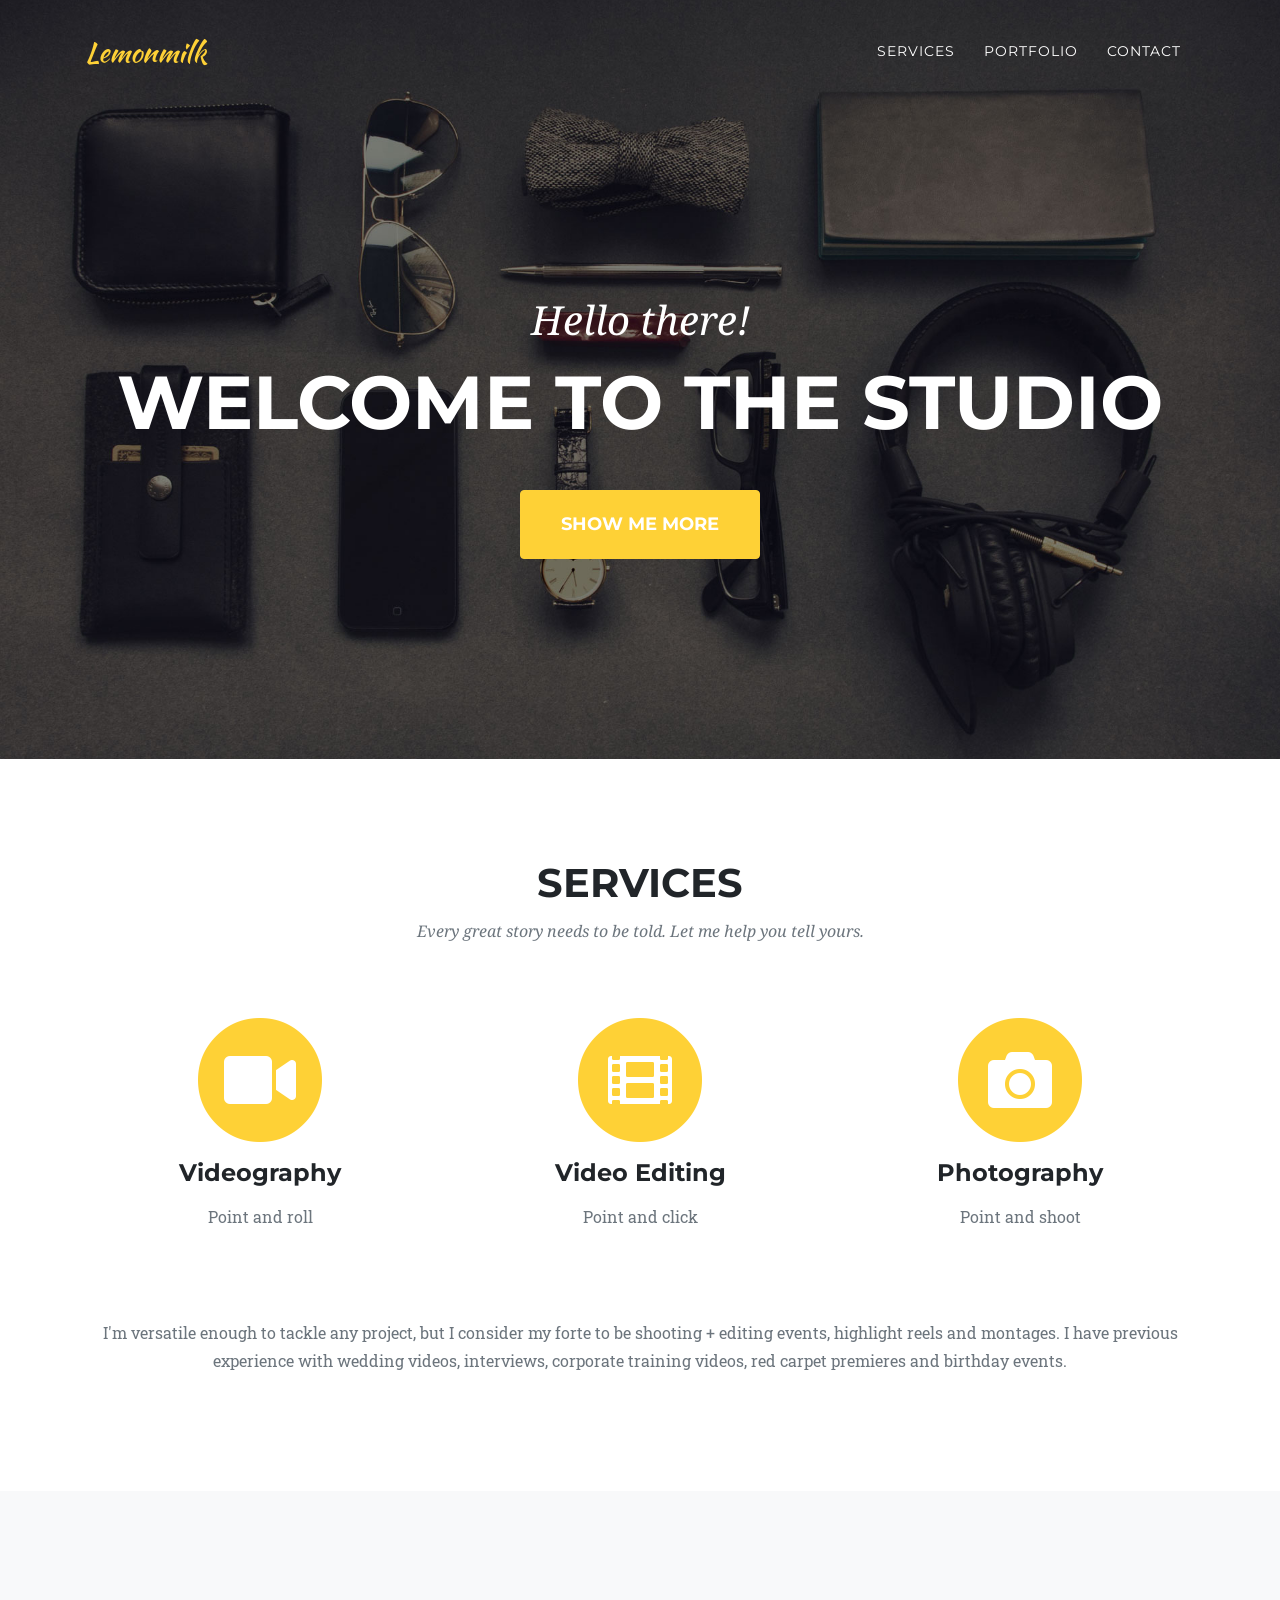
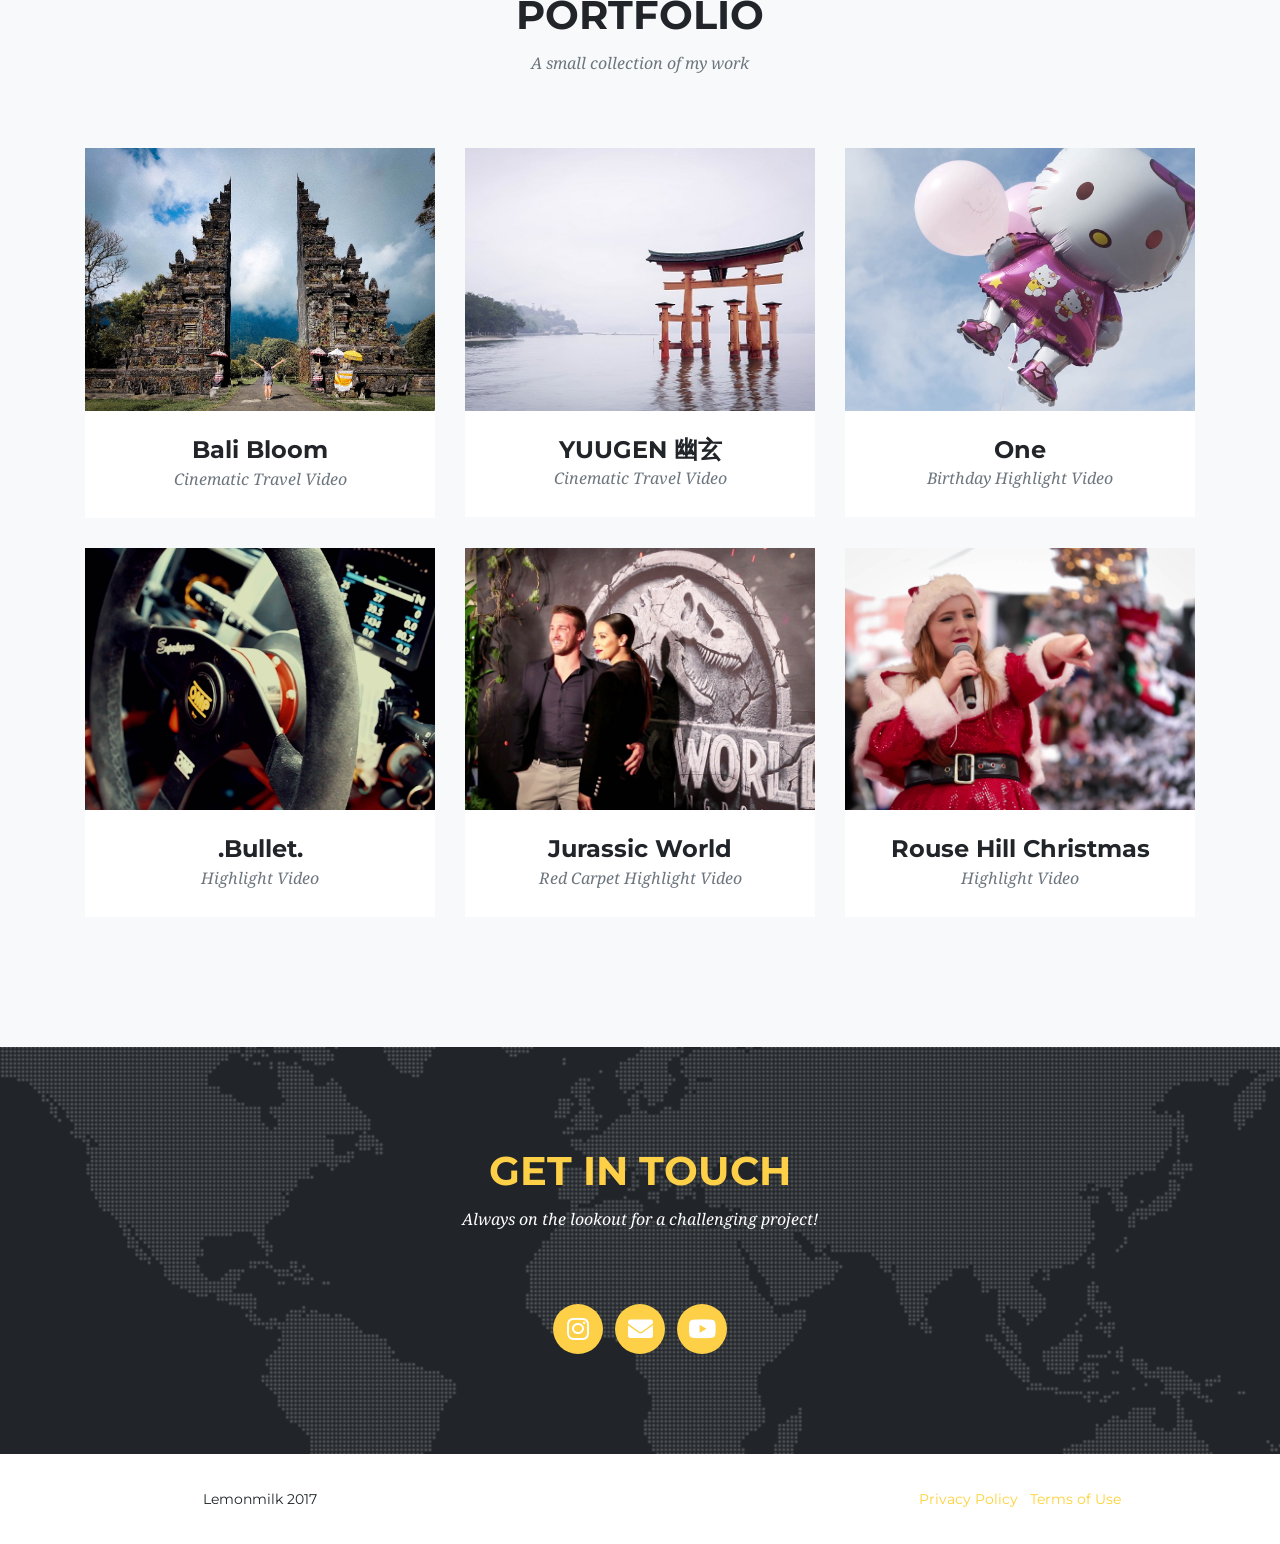
<file: index.html>
<!DOCTYPE html>
<html lang="en">

<head>
  <link rel="icon" href="img/favicon/favicon.png">

  <meta charset="utf-8">
  <meta name="viewport" content="width=device-width, initial-scale=1, shrink-to-fit=no">
  <meta name="description" content="">
  <meta name="author" content="">

  <title>Lemonmilk | Home</title>

  <!-- Bootstrap core CSS -->
  <link href="vendor/bootstrap/css/bootstrap.min.css" rel="stylesheet">

  <!-- Custom fonts for this template -->
  <link href="vendor/fontawesome-free/css/all.min.css" rel="stylesheet" type="text/css">
  <link href="https://fonts.googleapis.com/css?family=Montserrat:400,700" rel="stylesheet" type="text/css">
  <link href='https://fonts.googleapis.com/css?family=Kaushan+Script' rel='stylesheet' type='text/css'>
  <link href='https://fonts.googleapis.com/css?family=Droid+Serif:400,700,400italic,700italic' rel='stylesheet' type='text/css'>
  <link href='https://fonts.googleapis.com/css?family=Roboto+Slab:400,100,300,700' rel='stylesheet' type='text/css'>

  <!-- Custom styles for this template -->
  <link href="css/agency.min.css" rel="stylesheet">

</head>

<body id="page-top">

  <!-- Navigation -->
  <nav class="navbar navbar-expand-lg navbar-dark fixed-top" id="mainNav">
    <div class="container">
      <a class="navbar-brand js-scroll-trigger" href="#page-top">Lemonmilk</a>
      <button class="navbar-toggler navbar-toggler-right" type="button" data-toggle="collapse" data-target="#navbarResponsive" aria-controls="navbarResponsive" aria-expanded="false" aria-label="Toggle navigation">
        Menu
        <i class="fas fa-bars"></i>
      </button>
      <div class="collapse navbar-collapse" id="navbarResponsive">
        <ul class="navbar-nav text-uppercase ml-auto">
          <li class="nav-item">
            <a class="nav-link js-scroll-trigger" href="#services">Services</a>
          </li>
          <li class="nav-item">
            <a class="nav-link js-scroll-trigger" href="#portfolio">Portfolio</a>
          </li>
          <!-- <li class="nav-item">
            <a class="nav-link js-scroll-trigger" href="#about">About</a>
          </li> -->
          <li class="nav-item">
            <a class="nav-link js-scroll-trigger" href="#contact">Contact</a>
          </li>
        </ul>
      </div>
    </div>
  </nav>

  <!-- ################################################################################ -->
  <!-- #                                  Header                                      # -->
  <!-- ################################################################################ -->

  <header class="masthead">
    <div class="container">
      <div class="intro-text">
        <div class="intro-lead-in">Hello there!</div>
        <div class="intro-heading text-uppercase">Welcome To The Studio</div>
        <a class="btn btn-primary btn-xl text-uppercase js-scroll-trigger" href="#portfolio">Show Me More</a>
      </div>
    </div>
  </header>

  <!-- ################################################################################ -->
  <!-- #                                  Services                                    # -->
  <!-- ################################################################################ -->

  <section class="page-section" id="services">
    <div class="container">
      <div class="row">
        <div class="col-lg-12 text-center">
          <h2 class="section-heading text-uppercase">Services</h2>
          <h3 class="section-subheading text-muted"> 
          Every great story needs to be told. Let me help you tell yours. 
          </h3>
        </div>
      </div>
      <div class="row text-center">
        <div class="col-md-4">
          <span class="fa-stack fa-4x">
            <i class="fas fa-circle fa-stack-2x text-primary"></i>
            <i class="fas fa-video fa-stack-1x fa-inverse"></i>
          </span>
          <h4 class="service-heading">Videography</h4>
          <p class="text-muted">Point and roll</p>
        </div>
        <div class="col-md-4">
          <span class="fa-stack fa-4x">
            <i class="fas fa-circle fa-stack-2x text-primary"></i>
            <i class="fas fa-film fa-stack-1x fa-inverse"></i>
          </span>
          <h4 class="service-heading">Video Editing</h4>
          <p class="text-muted">Point and click</p>
        </div>
        <div class="col-md-4">
          <span class="fa-stack fa-4x">
            <i class="fas fa-circle fa-stack-2x text-primary"></i>
            <i class="fas fa-camera fa-stack-1x fa-inverse"></i>
          </span>
          <h4 class="service-heading">Photography</h4>
          <p class="text-muted">Point and shoot</p>
        </div>
      </div> <br/><br/><br/>
      <div class="row">
        <div class="col-lg-12 text-center">
          <p class="text-muted"> 
            I'm versatile enough to tackle any project, but I consider my forte to be shooting + editing events, highlight reels and montages. I have previous experience with wedding videos, interviews, corporate training videos, red carpet premieres and birthday events. 
          </p>
        </div>
      </div>
    </div>
  </section>

  <!-- ################################################################################ -->
  <!-- #                                  Portfolio                                   # -->
  <!-- ################################################################################ -->

  <section class="bg-light page-section" id="portfolio">
    <div class="container">
      <div class="row">
        <div class="col-lg-12 text-center">
          <h2 class="section-heading text-uppercase">Portfolio</h2>
          <h3 class="section-subheading text-muted">A small collection of my work</h3>
        </div>
      </div>
      <div class="row">
        <div class="col-md-4 col-sm-6 portfolio-item">
          <!-- <a class="portfolio-link" data-toggle="modal" href="#portfolioModal6"> -->
          <a class="portfolio-link" href="Bloom.html">
            <div class="portfolio-hover">
              <div class="portfolio-hover-content">
                <i class="fas fa-plus fa-3x"></i>
              </div>
            </div>
            <img class="img-fluid" src="img/portfolio/06-thumbnail.jpg" alt="">
          </a>
          <div class="portfolio-caption">
            <h4>Bali Bloom</h4>
            <p class="text-muted">Cinematic Travel Video</p>
          </div>
        </div>
        <div class="col-md-4 col-sm-6 portfolio-item">
          <!-- <a class="portfolio-link" data-toggle="modal" href="#portfolioModal1"> -->
          <a class="portfolio-link" href="Yuugen.html">
            <div class="portfolio-hover">
              <div class="portfolio-hover-content">
                <i class="fas fa-plus fa-3x"></i>
              </div>
            </div>
            <img class="img-fluid" src="img/portfolio/01-thumbnail.jpg" alt="">
          </a>
          <div class="portfolio-caption">
            <h4>YUUGEN 幽玄</h4>
            <p class="text-muted">Cinematic Travel Video</p>
          </div>
          
        </div>
        <div class="col-md-4 col-sm-6 portfolio-item">
          <!-- <a class="portfolio-link" data-toggle="modal" href="#portfolioModal2"> -->
            <a class="portfolio-link" href="One.html">
            <div class="portfolio-hover">
              <div class="portfolio-hover-content">
                <i class="fas fa-plus fa-3x"></i>
              </div>
            </div>
            <img class="img-fluid" src="img/portfolio/02-thumbnail.jpg" alt="">
          </a>
          <div class="portfolio-caption">
            <h4>One</h4>
            <p class="text-muted">Birthday Highlight Video</p>
          </div>
        </div>
        <div class="col-md-4 col-sm-6 portfolio-item">
          <!-- <a class="portfolio-link" data-toggle="modal" href="#portfolioModal3"> -->
          <a class="portfolio-link" href="Bullet.html">
            <div class="portfolio-hover">
              <div class="portfolio-hover-content">
                <i class="fas fa-plus fa-3x"></i>
              </div>
            </div>
            <img class="img-fluid" src="img/portfolio/03-thumbnail.jpg" alt="">
          </a>
          <div class="portfolio-caption">
            <h4>.Bullet.</h4>
            <p class="text-muted">Highlight Video</p>
          </div>
        </div>
        <div class="col-md-4 col-sm-6 portfolio-item">
          <a class="portfolio-link" href="Jurassic.html">
            <div class="portfolio-hover">
              <div class="portfolio-hover-content">
                <i class="fas fa-plus fa-3x"></i>
              </div>
            </div>
            <img class="img-fluid" src="img/portfolio/04-thumbnail.jpg" alt="">
          </a>
          <div class="portfolio-caption">
            <h4>Jurassic World</h4>
            <p class="text-muted">Red Carpet Highlight Video</p>
          </div>
        </div>
        <div class="col-md-4 col-sm-6 portfolio-item">
          <!-- <a class="portfolio-link" data-toggle="modal" href="#portfolioModal5"> -->
          <a class="portfolio-link" href="Xmas.html">
            <div class="portfolio-hover">
              <div class="portfolio-hover-content">
                <i class="fas fa-plus fa-3x"></i>
              </div>
            </div>
            <img class="img-fluid" src="img/portfolio/05-thumbnail.jpg" alt="">
          </a>
          <div class="portfolio-caption">
            <h4>Rouse Hill Christmas</h4>
            <p class="text-muted">Highlight Video</p>
          </div>
        </div>
      </div>
      <div class="row">

      </div>
    </div>
  </section>

  <!-- About -->
  <!-- <section class="page-section" id="about">
    <div class="container">
      <div class="row">
        <div class="col-lg-12 text-center">
          <h2 class="section-heading text-uppercase">About</h2>
          <h3 class="section-subheading text-muted">Lorem ipsum dolor sit amet consectetur.</h3>
        </div>
      </div>
      <div class="row">
        <div class="col-lg-12">
          <ul class="timeline">
            <li>
              <div class="timeline-image">
                <img class="rounded-circle img-fluid" src="img/about/1.jpg" alt="">
              </div>
              <div class="timeline-panel">
                <div class="timeline-heading">
                  <h4>2009-2011</h4>
                  <h4 class="subheading">Our Humble Beginnings</h4>
                </div>
                <div class="timeline-body">
                  <p class="text-muted">Lorem ipsum dolor sit amet, consectetur adipisicing elit. Sunt ut voluptatum eius sapiente, totam reiciendis temporibus qui quibusdam, recusandae sit vero unde, sed, incidunt et ea quo dolore laudantium consectetur!</p>
                </div>
              </div>
            </li>
            <li class="timeline-inverted">
              <div class="timeline-image">
                <img class="rounded-circle img-fluid" src="img/about/2.jpg" alt="">
              </div>
              <div class="timeline-panel">
                <div class="timeline-heading">
                  <h4>March 2011</h4>
                  <h4 class="subheading">An Agency is Born</h4>
                </div>
                <div class="timeline-body">
                  <p class="text-muted">Lorem ipsum dolor sit amet, consectetur adipisicing elit. Sunt ut voluptatum eius sapiente, totam reiciendis temporibus qui quibusdam, recusandae sit vero unde, sed, incidunt et ea quo dolore laudantium consectetur!</p>
                </div>
              </div>
            </li>
            <li>
              <div class="timeline-image">
                <img class="rounded-circle img-fluid" src="img/about/3.jpg" alt="">
              </div>
              <div class="timeline-panel">
                <div class="timeline-heading">
                  <h4>December 2012</h4>
                  <h4 class="subheading">Transition to Full Service</h4>
                </div>
                <div class="timeline-body">
                  <p class="text-muted">Lorem ipsum dolor sit amet, consectetur adipisicing elit. Sunt ut voluptatum eius sapiente, totam reiciendis temporibus qui quibusdam, recusandae sit vero unde, sed, incidunt et ea quo dolore laudantium consectetur!</p>
                </div>
              </div>
            </li>
            <li class="timeline-inverted">
              <div class="timeline-image">
                <img class="rounded-circle img-fluid" src="img/about/4.jpg" alt="">
              </div>
              <div class="timeline-panel">
                <div class="timeline-heading">
                  <h4>July 2014</h4>
                  <h4 class="subheading">Phase Two Expansion</h4>
                </div>
                <div class="timeline-body">
                  <p class="text-muted">Lorem ipsum dolor sit amet, consectetur adipisicing elit. Sunt ut voluptatum eius sapiente, totam reiciendis temporibus qui quibusdam, recusandae sit vero unde, sed, incidunt et ea quo dolore laudantium consectetur!</p>
                </div>
              </div>
            </li>
            <li class="timeline-inverted">
              <div class="timeline-image">
                <h4>Let Me 
                  <br>Tell Your
                  <br>Story!</h4>
              </div>
            </li>
          </ul>
        </div>
      </div>
    </div>
  </section>  -->

<!-- Clients 
  <section class="py-5">
    <div class="container">
      <div class="row">
        <div class="col-md-3 col-sm-6">
          <a href="#">
            <img class="img-fluid d-block mx-auto" src="img/logos/envato.jpg" alt="">
          </a>
        </div>
        <div class="col-md-3 col-sm-6">
          <a href="#">
            <img class="img-fluid d-block mx-auto" src="img/logos/designmodo.jpg" alt="">
          </a>
        </div>
        <div class="col-md-3 col-sm-6">
          <a href="#">
            <img class="img-fluid d-block mx-auto" src="img/logos/themeforest.jpg" alt="">
          </a>
        </div>    
        <div class="col-md-3 col-sm-6">
          <a href="#">
            <img class="img-fluid d-block mx-auto" src="img/logos/creative-market.jpg" alt="">
          </a>
        </div>
      </div>
    </div>
  </section> 
 -->

  <!-- ################################################################################ -->
  <!-- #                                  Contact                                     # -->
  <!-- ################################################################################ -->

  <section class="page-section" id="contact">
    <div class="container">
      <div class="row">
        <div class="col-lg-12 text-center">
          <h2 class="section-heading text-uppercase">Get in touch</h2>
          <h3 class="section-subheading" style="color:white;">Always on the lookout for a challenging project!</h3>
        </div>
      </div>
      <div class="row align-items-center">
          <div class="col-md-4"> </div>

          <div class="col-md-4">
            <ul class="list-inline social-buttons">
              <li class="list-inline-item">
                <a target="_blank" href="https://www.instagram.com/lemon.milk/">
                  <i class="fab fa-instagram"></i>
                </a>
              </li>
              <li class="list-inline-item">
                <a target="_blank" href="mailto:linhnam_bui@hotmail.com">
                  <i class="fas fa-envelope"></i>
                </a>
              </li>
              <li class="list-inline-item">
                <a target="_blank" href="https://www.youtube.com/channel/UCZ7y8zy-fjULsckcL-RkrWg">
                  <i class="fab fa-youtube"></i>
                </a>
              </li>
            </ul>
          </div>
          
          <div class="col-md-4"> </div>
      </div>
    </div>
  </section>

  <!-- ################################################################################ -->
  <!-- #                                  Footer                                      # -->
  <!-- ################################################################################ -->

  <footer class="footer">
    <div class="container">
      <div class="row align-items-center">
        <div class="col-md-4">
          <span class="copyright">Lemonmilk 2017</span>
        </div>
        <div class="col-md-4"> </div>
        <div class="col-md-4">
          <ul class="list-inline quicklinks">
            <li class="list-inline-item">
              <a href="#">Privacy Policy</a>
            </li>
            <li class="list-inline-item">
              <a href="#">Terms of Use</a>
            </li>
          </ul>
        </div>
      </div>
    </div>
  </footer>

  <!-- Portfolio Modals -->

  <!-- Modal 1 -->
  <div class="portfolio-modal modal fade" id="portfolioModal1" tabindex="-1" role="dialog" aria-hidden="true">
    <div class="modal-dialog">
      <div class="modal-content">
        <div class="close-modal" data-dismiss="modal">
          <div class="lr">
            <div class="rl"></div>
          </div>
        </div>
        <div class="container">
          <div class="row">
            <div class="col-lg-8 mx-auto">
              <div class="modal-body">
                <!-- Project Details Go Here -->
                <h2 class="text-uppercase">Project Name</h2>
                <p class="item-intro text-muted">Lorem ipsum dolor sit amet consectetur.</p>
                <img class="img-fluid d-block mx-auto" src="img/portfolio/01-full.jpg" alt="">
                <p>Use this area to describe your project. Lorem ipsum dolor sit amet, consectetur adipisicing elit. Est blanditiis dolorem culpa incidunt minus dignissimos deserunt repellat aperiam quasi sunt officia expedita beatae cupiditate, maiores repudiandae, nostrum, reiciendis facere nemo!</p>
                <ul class="list-inline">
                  <li>Date: January 2017</li>
                  <li>Client: Threads</li>
                  <li>Category: Illustration</li>
                </ul>
                <button class="btn btn-primary" data-dismiss="modal" type="button">
                  <i class="fas fa-times"></i>
                  Close Project</button>
              </div>
            </div>
          </div>
        </div>
      </div>
    </div>
  </div>

  <!-- Modal 2 -->
  <div class="portfolio-modal modal fade" id="portfolioModal2" tabindex="-1" role="dialog" aria-hidden="true">
    <div class="modal-dialog">
      <div class="modal-content">
        <div class="close-modal" data-dismiss="modal">
          <div class="lr">
            <div class="rl"></div>
          </div>
        </div>
        <div class="container">
          <div class="row">
            <div class="col-lg-8 mx-auto">
              <div class="modal-body">
                <!-- Project Details Go Here -->
                <h2 class="text-uppercase">Project Name</h2>
                <p class="item-intro text-muted">Lorem ipsum dolor sit amet consectetur.</p>
                <img class="img-fluid d-block mx-auto" src="img/portfolio/02-full.jpg" alt="">
                <p>Use this area to describe your project. Lorem ipsum dolor sit amet, consectetur adipisicing elit. Est blanditiis dolorem culpa incidunt minus dignissimos deserunt repellat aperiam quasi sunt officia expedita beatae cupiditate, maiores repudiandae, nostrum, reiciendis facere nemo!</p>
                <ul class="list-inline">
                  <li>Date: January 2017</li>
                  <li>Client: Explore</li>
                  <li>Category: Graphic Design</li>
                </ul>
                <button class="btn btn-primary" data-dismiss="modal" type="button">
                  <i class="fas fa-times"></i>
                  Close Project</button>
              </div>
            </div>
          </div>
        </div>
      </div>
    </div>
  </div>

  <!-- Modal 3 -->
  <div class="portfolio-modal modal fade" id="portfolioModal3" tabindex="-1" role="dialog" aria-hidden="true">
    <div class="modal-dialog">
      <div class="modal-content">
        <div class="close-modal" data-dismiss="modal">
          <div class="lr">
            <div class="rl"></div>
          </div>
        </div>
        <div class="container">
          <div class="row">
            <div class="col-lg-8 mx-auto">
              <div class="modal-body">
                <!-- Project Details Go Here -->
                <h2 class="text-uppercase">Project Name</h2>
                <p class="item-intro text-muted">Lorem ipsum dolor sit amet consectetur.</p>
                <img class="img-fluid d-block mx-auto" src="img/portfolio/03-full.jpg" alt="">
                <p>Use this area to describe your project. Lorem ipsum dolor sit amet, consectetur adipisicing elit. Est blanditiis dolorem culpa incidunt minus dignissimos deserunt repellat aperiam quasi sunt officia expedita beatae cupiditate, maiores repudiandae, nostrum, reiciendis facere nemo!</p>
                <ul class="list-inline">
                  <li>Date: January 2017</li>
                  <li>Client: Finish</li>
                  <li>Category: Identity</li>
                </ul>
                <button class="btn btn-primary" data-dismiss="modal" type="button">
                  <i class="fas fa-times"></i>
                  Close Project</button>
              </div>
            </div>
          </div>
        </div>
      </div>
    </div>
  </div>

  <!-- Modal 4 -->
  <div class="portfolio-modal modal fade" id="portfolioModal4" tabindex="-1" role="dialog" aria-hidden="true">
    <div class="modal-dialog">
      <div class="modal-content">
        <div class="close-modal" data-dismiss="modal">
          <div class="lr">
            <div class="rl"></div>
          </div>
        </div>
        <div class="container">
          <div class="row">
            <div class="col-lg-8 mx-auto">
              <div class="modal-body">
                <!-- Project Details Go Here -->
                <h2 class="text-uppercase">Project Name</h2>
                <p class="item-intro text-muted">Lorem ipsum dolor sit amet consectetur.</p>
                <img class="img-fluid d-block mx-auto" src="img/portfolio/04-full.jpg" alt="">
                <p>Use this area to describe your project. Lorem ipsum dolor sit amet, consectetur adipisicing elit. Est blanditiis dolorem culpa incidunt minus dignissimos deserunt repellat aperiam quasi sunt officia expedita beatae cupiditate, maiores repudiandae, nostrum, reiciendis facere nemo!</p>
                <ul class="list-inline">
                  <li>Date: January 2017</li>
                  <li>Client: Lines</li>
                  <li>Category: Branding</li>
                </ul>
                <button class="btn btn-primary" data-dismiss="modal" type="button">
                  <i class="fas fa-times"></i>
                  Close Project</button>
              </div>
            </div>
          </div>
        </div>
      </div>
    </div>
  </div>

  <!-- Modal 5 -->
  <div class="portfolio-modal modal fade" id="portfolioModal5" tabindex="-1" role="dialog" aria-hidden="true">
    <div class="modal-dialog">
      <div class="modal-content">
        <div class="close-modal" data-dismiss="modal">
          <div class="lr">
            <div class="rl"></div>
          </div>
        </div>
        <div class="container">
          <div class="row">
            <div class="col-lg-8 mx-auto">
              <div class="modal-body">
                <!-- Project Details Go Here -->
                <h2 class="text-uppercase">Project Name</h2>
                <p class="item-intro text-muted">Lorem ipsum dolor sit amet consectetur.</p>
                <img class="img-fluid d-block mx-auto" src="img/portfolio/05-full.jpg" alt="">
                <p>Use this area to describe your project. Lorem ipsum dolor sit amet, consectetur adipisicing elit. Est blanditiis dolorem culpa incidunt minus dignissimos deserunt repellat aperiam quasi sunt officia expedita beatae cupiditate, maiores repudiandae, nostrum, reiciendis facere nemo!</p>
                <ul class="list-inline">
                  <li>Date: January 2017</li>
                  <li>Client: Southwest</li>
                  <li>Category: Website Design</li>
                </ul>
                <button class="btn btn-primary" data-dismiss="modal" type="button">
                  <i class="fas fa-times"></i>
                  Close Project</button>
              </div>
            </div>
          </div>
        </div>
      </div>
    </div>
  </div>

  <!-- Modal 6 -->
  <div class="portfolio-modal modal fade" id="portfolioModal6" tabindex="-1" role="dialog" aria-hidden="true">
    <div class="modal-dialog">
      <div class="modal-content">
        <div class="close-modal" data-dismiss="modal">
          <div class="lr">
            <div class="rl"></div>
          </div>
        </div>
        <div class="container">
          <div class="row">
            <div class="col-lg-8 mx-auto">
              <div class="modal-body">
                <!-- Project Details Go Here -->
                <h2 class="text-uppercase">Project Name</h2>
                <p class="item-intro text-muted">Lorem ipsum dolor sit amet consectetur.</p>
                <img class="img-fluid d-block mx-auto" src="img/portfolio/06-full.jpg" alt="">
                <p>Use this area to describe your project. Lorem ipsum dolor sit amet, consectetur adipisicing elit. Est blanditiis dolorem culpa incidunt minus dignissimos deserunt repellat aperiam quasi sunt officia expedita beatae cupiditate, maiores repudiandae, nostrum, reiciendis facere nemo!</p>
                <ul class="list-inline">
                  <li>Date: January 2017</li>
                  <li>Client: Window</li>
                  <li>Category: Photography</li>
                </ul>
                <button class="btn btn-primary" data-dismiss="modal" type="button">
                  <i class="fas fa-times"></i>
                  Close Project</button>
              </div>
            </div>
          </div>
        </div>
      </div>
    </div>
  </div>

  <!-- Bootstrap core JavaScript -->
  <script src="vendor/jquery/jquery.min.js"></script>
  <script src="vendor/bootstrap/js/bootstrap.bundle.min.js"></script>

  <!-- Plugin JavaScript -->
  <script src="vendor/jquery-easing/jquery.easing.min.js"></script>

  <!-- Contact form JavaScript -->
  <script src="js/jqBootstrapValidation.js"></script>
  <script src="js/contact_me.js"></script>

  <!-- Custom scripts for this template -->
  <script src="js/agency.min.js"></script>

</body>

</html>
</file>
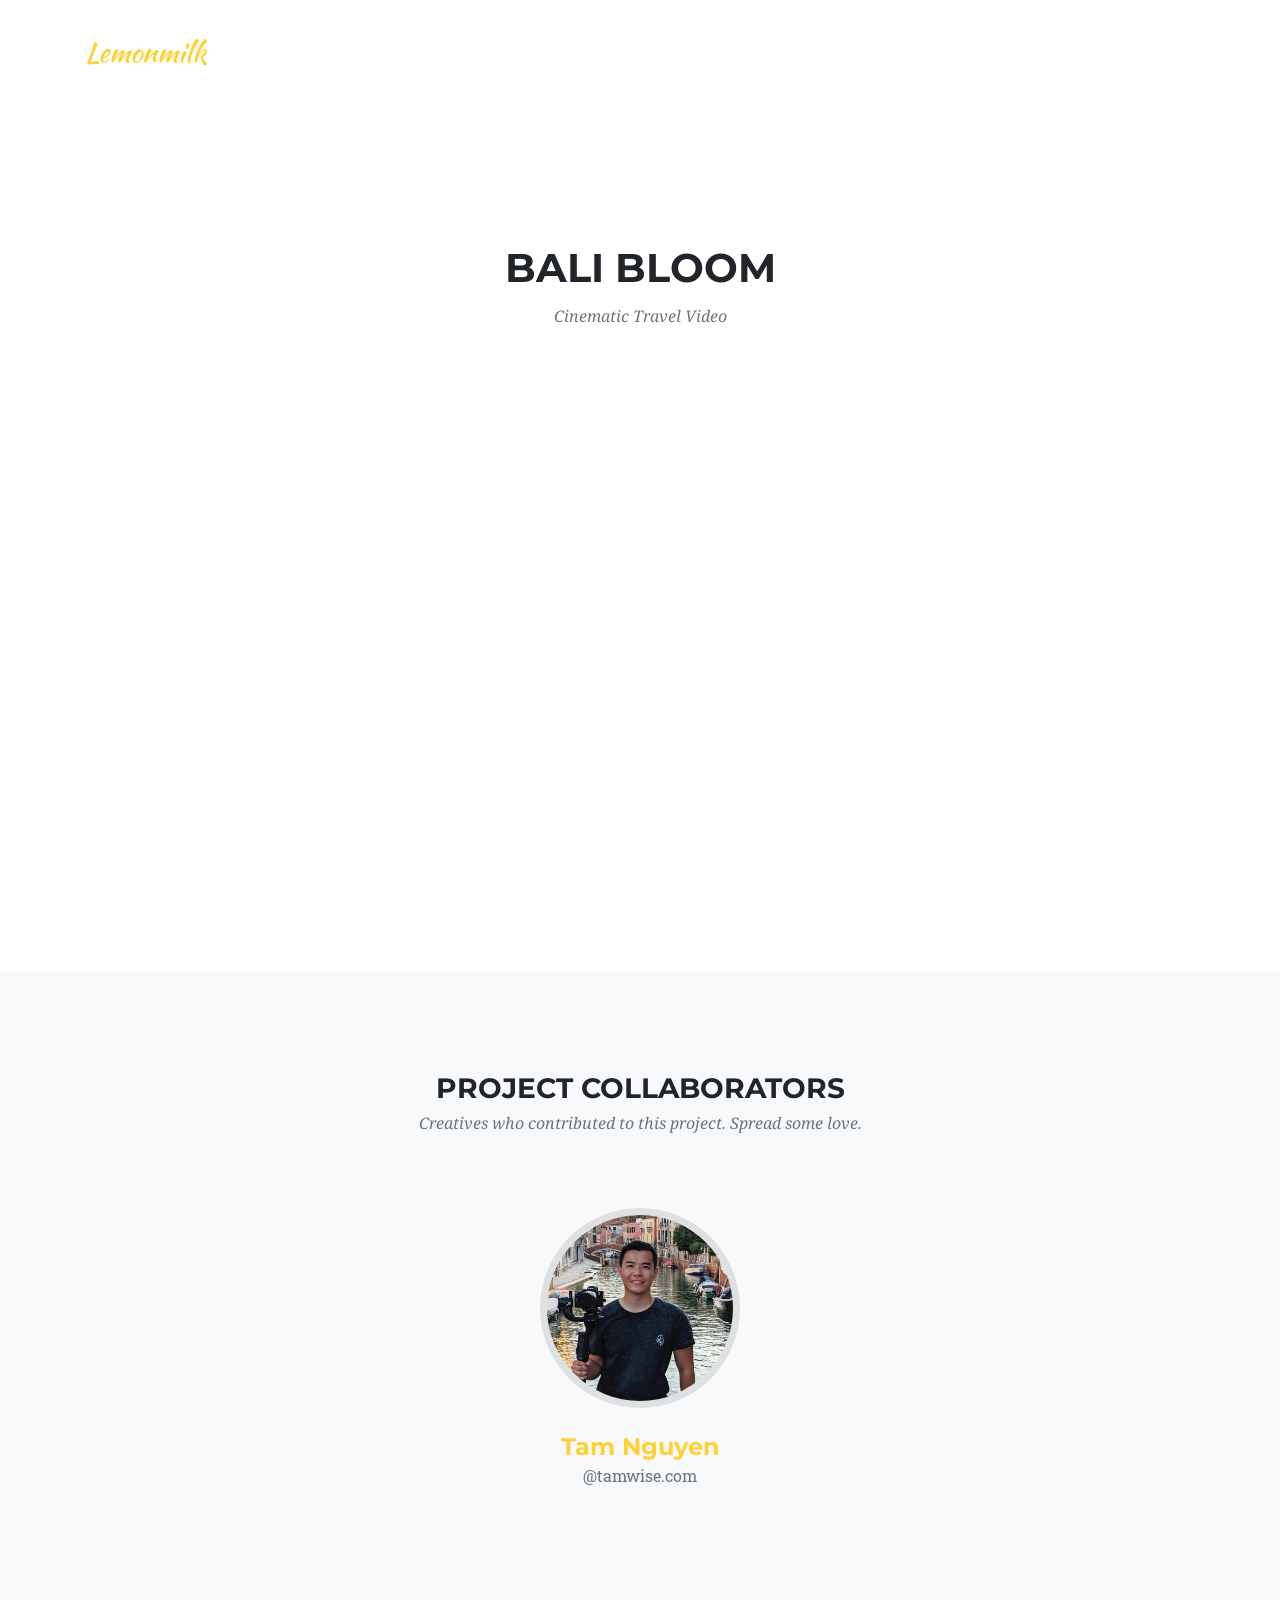
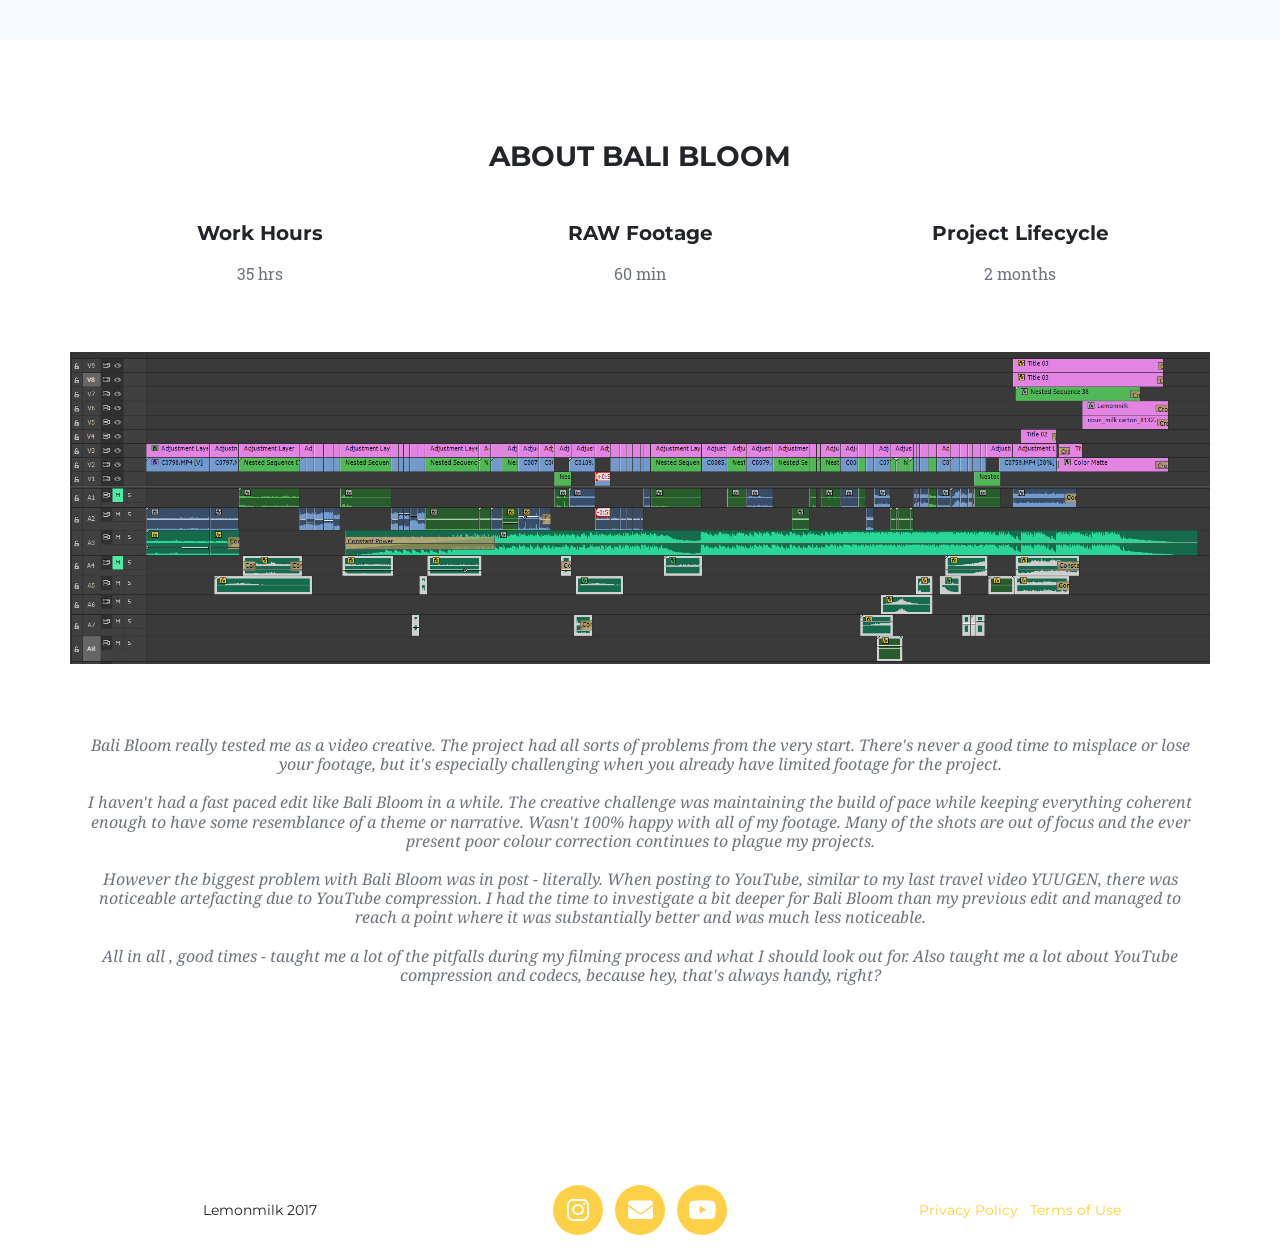
<file: Bloom.html>
<!DOCTYPE html>
<html lang="en">

<head>
  <link rel="icon" href="img/favicon/favicon.png">

  <meta charset="utf-8">
  <meta name="viewport" content="width=device-width, initial-scale=1, shrink-to-fit=no">
  <meta name="description" content="">
  <meta name="author" content="">

  <title>Lemonmilk | Bali Bloom</title>

  <!-- Bootstrap core CSS -->
  <link href="vendor/bootstrap/css/bootstrap.min.css" rel="stylesheet">

  <!-- Custom fonts for this template -->
  <link href="vendor/fontawesome-free/css/all.min.css" rel="stylesheet" type="text/css">
  <link href="https://fonts.googleapis.com/css?family=Montserrat:400,700" rel="stylesheet" type="text/css">
  <link href='https://fonts.googleapis.com/css?family=Kaushan+Script' rel='stylesheet' type='text/css'>
  <link href='https://fonts.googleapis.com/css?family=Droid+Serif:400,700,400italic,700italic' rel='stylesheet' type='text/css'>
  <link href='https://fonts.googleapis.com/css?family=Roboto+Slab:400,100,300,700' rel='stylesheet' type='text/css'>

  <!-- Custom styles for this template -->
  <link href="css/agency.min.css" rel="stylesheet">

</head>

<body id="page-top">

  <!-- ################################################################################ -->
  <!-- #                                 Navigation Bar                               # -->
  <!-- ################################################################################ -->
  <nav class="navbar navbar-expand-lg navbar-dark fixed-top" id="mainNav">
    <div class="container">
      <a class="navbar-brand js-scroll-trigger" href="index.html">Lemonmilk</a>
      <button class="navbar-toggler navbar-toggler-right" type="button" data-toggle="collapse" data-target="#navbarResponsive" aria-controls="navbarResponsive" aria-expanded="false" aria-label="Toggle navigation">
        Menu
        <i class="fas fa-bars"></i>
      </button>
      <div class="collapse navbar-collapse" id="navbarResponsive">
        <ul class="navbar-nav text-uppercase ml-auto">
          <li class="nav-item">
            <a class="nav-link js-scroll-trigger" href="index.html#services">Services</a>
          </li>
          <li class="nav-item">
            <a class="nav-link js-scroll-trigger" href="index.html#portfolio">Portfolio</a>
          </li>
          <!-- <li class="nav-item">
            <a class="nav-link js-scroll-trigger" href="index.html#about">About</a>
          </li> -->
          <li class="nav-item">
            <a class="nav-link js-scroll-trigger" href="index.html#contact">Contact</a>
          </li>
        </ul>
      </div>
    </div>
  </nav>

  <br><br><br><br><br><br>

  <!-- ################################################################################ -->
  <!-- #                                  Feature Video                               # -->
  <!-- ################################################################################ -->
  <section class="page-section" id="yuugen">
    <div class="container">
      <div class="row">
        <div class="col-lg-12 text-center">
          <h2 class="section-heading text-uppercase">Bali Bloom</h2>
          <h3 class="section-subheading text-muted">Cinematic Travel Video</h3>
        </div>
      </div>
      <div class="videoWrapper21x9">
          <iframe width="1920" height="802" src="https://www.youtube.com/embed/NLDohvHHJgM?modestbranding=1" frameborder="0" allow="accelerometer; autoplay; encrypted-media; gyroscope; picture-in-picture" allowfullscreen></iframe>
      </div>
    </div>
  </section> 

  <!-- ################################################################################ -->
  <!-- #                                  Collaborators                               # -->
  <!-- ################################################################################ -->

  <section class="bg-light page-section">
    <div class="container">
      <div class="row">
        <div class="col-lg-12 text-center">
          <h3 class="section-heading text-uppercase">Project Collaborators</h2>
          <h3 class="section-subheading text-muted">Creatives who contributed to this project. Spread some love.</h3>
        </div>
      </div>
      <div class="row">
          <div class="col-sm-4">
            <div class="team-member">
            </div>
          </div>
        <div class="col-sm-4">
          <div class="team-member">
            <a href="https://tamwise.com">
              <img class="mx-auto rounded-circle" src="img/team/Tam.png" alt="">
              <h4>Tam Nguyen</h4>
              <p class="text-muted">@tamwise.com</p>
            </a>
          </div>
        </div>
      </div>
    </div>
  </section>

  <!-- ################################################################################ -->
  <!-- #                                  About                                       # -->
  <!-- ################################################################################ -->

  <section class="page-section" id="About">
    <div class="container">
      <div class="row">
        <div class="col-lg-12 text-center">
          <h3 class="section-heading text-uppercase">About Bali Bloom</h2>
        </div>
      </div> <br>

      <div class="row text-center">
        <div class="col-md-4  ">
          <h5 class="service-heading">Work Hours</h4>
          <p class="text-muted">35 hrs</p>
        </div>
        <div class="col-md-4">
          <h5 class="service-heading">RAW Footage</h4>
          <p class="text-muted">60 min</p>
        </div>
        <div class="col-md-4">
          <h5 class="service-heading">Project Lifecycle</h4>
          <p class="text-muted">2 months</p>
        </div> 
      </div><br/><br/>

      <div class="row">
        <img src="img/timelines/bloom.png" alt="Bali Bloom Timeline" width=100% height=auto> 
      </div>
      <br/><br/><br>

      <div class="row">
        <div class="col-lg-12 text-center">
          <h3 class="section-subheading text-muted">Bali Bloom really tested me as a video creative. The project had all sorts of problems from the very start. There's never a good time to misplace
             or lose your footage, but it's especially challenging when you already have limited footage for the project.</br></br>

             I haven't had a fast paced edit like Bali Bloom in a while. The creative challenge was maintaining the build of pace while keeping everything coherent enough to have some resemblance 
             of a theme or narrative. Wasn't 100% happy with all of my footage. Many of the shots are out of focus and the ever present poor colour correction continues to plague my projects. </br></br>

             However the biggest problem with Bali Bloom was in post - literally. When posting to YouTube, similar to my last travel video YUUGEN, there was noticeable artefacting due to YouTube compression.
             I had the time to investigate a bit deeper for Bali Bloom than my previous edit and managed to reach a point where it was substantially better and was much less noticeable.</br></br>

             All in all , good times - taught me a lot of the pitfalls during my filming process and what I should look out for. Also taught me a lot about YouTube compression and codecs, because hey, 
             that's always handy, right?
          </h3>
        </div>
      </div>
    </div>
  </section>

  <!-- ################################################################################ -->
  <!-- #                                    Footer                                    # -->
  <!-- ################################################################################ -->
   <footer class="footer">
    <div class="container">
      <div class="row align-items-center">
        <div class="col-md-4">
          <span class="copyright">Lemonmilk 2017</span>
        </div>
        <div class="col-md-4">
          <ul class="list-inline social-buttons">
            <li class="list-inline-item">
              <a target="_blank" href="https://www.instagram.com/lemon.milk/">
                <i class="fab fa-instagram"></i>
              </a>
            </li>
            <li class="list-inline-item">
              <a href="mailto:linhnam_bui@hotmail.com">
                <i class="fas fa-envelope"></i>
              </a>
            </li>
            <li class="list-inline-item">
              <a target="_blank" href="https://www.youtube.com/channel/UCZ7y8zy-fjULsckcL-RkrWg">
                <i class="fab fa-youtube"></i>
              </a>
            </li>
          </ul>
        </div>
        <div class="col-md-4">
          <ul class="list-inline quicklinks">
            <li class="list-inline-item">
              <a href="#">Privacy Policy</a>
            </li>
            <li class="list-inline-item">
              <a href="#">Terms of Use</a>
            </li>
          </ul>
        </div>
      </div>
    </div>
  </footer>

  <!-- Bootstrap core JavaScript -->
  <script src="vendor/jquery/jquery.min.js"></script>
  <script src="vendor/bootstrap/js/bootstrap.bundle.min.js"></script>

  <!-- Plugin JavaScript -->
  <script src="vendor/jquery-easing/jquery.easing.min.js"></script>

  <!-- Contact form JavaScript -->
  <script src="js/jqBootstrapValidation.js"></script>
  <script src="js/contact_me.js"></script>

  <!-- Custom scripts for this template -->
  <script src="js/agency.min.js"></script>

</body>

</html>
</file>
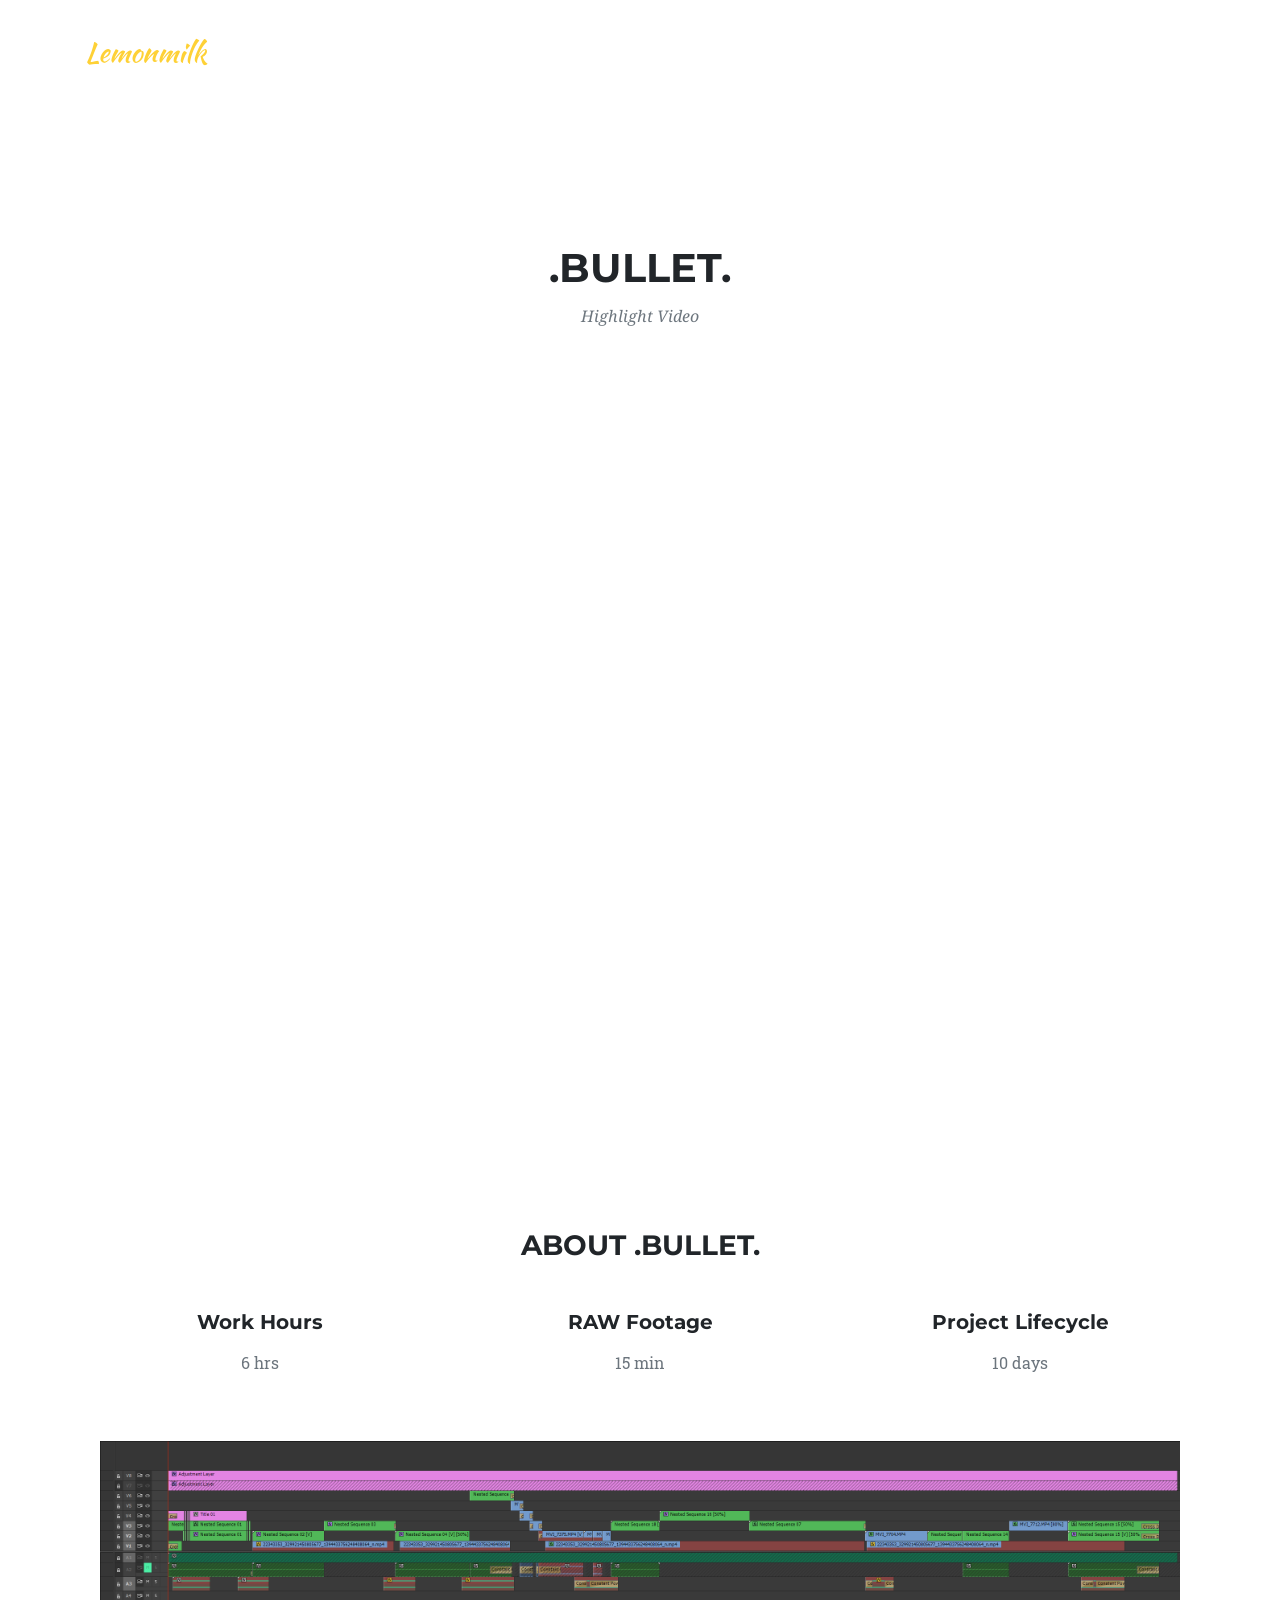
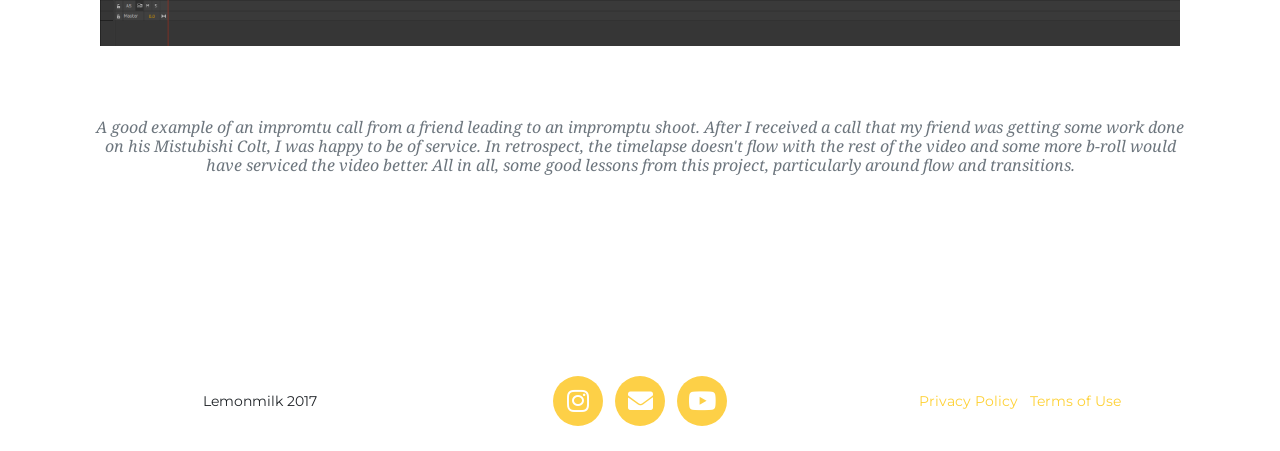
<file: Bullet.html>
<!DOCTYPE html>
<html lang="en">

<head>
  <link rel="icon" href="img/favicon/favicon.png">

  <meta charset="utf-8">
  <meta name="viewport" content="width=device-width, initial-scale=1, shrink-to-fit=no">
  <meta name="description" content="">
  <meta name="author" content="">

  <title>Lemonmilk | .Bullet.</title>

  <!-- Bootstrap core CSS -->
  <link href="vendor/bootstrap/css/bootstrap.min.css" rel="stylesheet">

  <!-- Custom fonts for this template -->
  <link href="vendor/fontawesome-free/css/all.min.css" rel="stylesheet" type="text/css">
  <link href="https://fonts.googleapis.com/css?family=Montserrat:400,700" rel="stylesheet" type="text/css">
  <link href='https://fonts.googleapis.com/css?family=Kaushan+Script' rel='stylesheet' type='text/css'>
  <link href='https://fonts.googleapis.com/css?family=Droid+Serif:400,700,400italic,700italic' rel='stylesheet' type='text/css'>
  <link href='https://fonts.googleapis.com/css?family=Roboto+Slab:400,100,300,700' rel='stylesheet' type='text/css'>

  <!-- Custom styles for this template -->
  <link href="css/agency.min.css" rel="stylesheet">

</head>

<body id="page-top">

  <!-- ################################################################################ -->
  <!-- #                                 Navigation Bar                               # -->
  <!-- ################################################################################ -->
  <nav class="navbar navbar-expand-lg navbar-dark fixed-top" id="mainNav">
    <div class="container">
      <a class="navbar-brand js-scroll-trigger" href="index.html">Lemonmilk</a>
      <button class="navbar-toggler navbar-toggler-right" type="button" data-toggle="collapse" data-target="#navbarResponsive" aria-controls="navbarResponsive" aria-expanded="false" aria-label="Toggle navigation">
        Menu
        <i class="fas fa-bars"></i>
      </button>
      <div class="collapse navbar-collapse" id="navbarResponsive">
        <ul class="navbar-nav text-uppercase ml-auto">
          <li class="nav-item">
            <a class="nav-link js-scroll-trigger" href="index.html#services">Services</a>
          </li>
          <li class="nav-item">
            <a class="nav-link js-scroll-trigger" href="index.html#portfolio">Portfolio</a>
          </li>
          <!-- <li class="nav-item">
            <a class="nav-link js-scroll-trigger" href="index.html#about">About</a>
          </li> -->
          <li class="nav-item">
            <a class="nav-link js-scroll-trigger" href="index.html#contact">Contact</a>
          </li>
        </ul>
      </div>
    </div>
  </nav>

  <br><br><br><br><br><br>

  <!-- ################################################################################ -->
  <!-- #                                  Feature Video                               # -->
  <!-- ################################################################################ -->
  <section class="page-section" id="yuugen">
    <div class="container">
      <div class="row">
        <div class="col-lg-12 text-center">
          <h2 class="section-heading text-uppercase">.Bullet.</h2>
          <h3 class="section-subheading text-muted">Highlight Video</h3>
        </div>
      </div>
      <div class="videoWrapper16x9">
          <iframe width="1920" height="1080" src="https://www.youtube.com/embed/6Tq0Xijo4b0?modestbranding=1" frameborder="0" allow="accelerometer; autoplay; encrypted-media; gyroscope; picture-in-picture" allowfullscreen></iframe>
      </div>
    </div>
  </section> 

  <!-- ################################################################################ -->
  <!-- #                                  Collaborators                               # -->
  <!-- ################################################################################ -->

  <!-- <section class="bg-light page-section">
    <div class="container">
      <div class="row">
        <div class="col-lg-12 text-center">
          <h3 class="section-heading text-uppercase">Project Collaborators</h2>
          <h3 class="section-subheading text-muted">Creatives who contributed to this project. Spread some love.</h3>
        </div>
      </div>
      <div class="row">
          <div class="col-sm-4">
            <div class="team-member">
            </div>
          </div>
        <div class="col-sm-4">
          <div class="team-member">
            <a href="https://tamwise.com">
              <img class="mx-auto rounded-circle" src="img/team/Tam.png" alt="">
              <h4>Tam Nguyen</h4>
              <p class="text-muted">@tamwise.com</p>
            </a>
          </div>
        </div>
      </div>
    </div>
  </section> -->

  <!-- ################################################################################ -->
  <!-- #                                  About                                       # -->
  <!-- ################################################################################ -->

  <section class="page-section" id="About">
    <div class="container">
      <div class="row">
        <div class="col-lg-12 text-center">
          <h3 class="section-heading text-uppercase">About .Bullet.</h2>
        </div>
      </div> <br>

      <div class="row text-center">
        <div class="col-md-4  ">
          <h5 class="service-heading">Work Hours</h4>
          <p class="text-muted">6 hrs</p>
        </div>
        <div class="col-md-4">
          <h5 class="service-heading">RAW Footage</h4>
          <p class="text-muted">15 min</p>
        </div>
        <div class="col-md-4">
          <h5 class="service-heading">Project Lifecycle</h4>
          <p class="text-muted">10 days</p>
        </div> 
      </div><br/><br/>

      <div class="col-lg-12 text-center">
        <img src="img/timelines/bullet.PNG" alt="One Timeline" width=100% height=auto> 
      </div>
      <br/><br/><br>

      <div class="row">
        <div class="col-lg-12 text-center">
          <h3 class="section-subheading text-muted">A good example of an impromtu call from a friend leading to an impromptu shoot. After I received a call that my friend was getting some work done on his Mistubishi Colt, I was happy to be of service. In retrospect, the timelapse doesn't flow with the rest of the video and some more b-roll would have serviced the video better. All in all, some good lessons from this project, particularly around flow and transitions.
          </h3>
        </div>
      </div>
    </div>
  </section>

  <!-- ################################################################################ -->
  <!-- #                                    Footer                                    # -->
  <!-- ################################################################################ -->
   <footer class="footer">
    <div class="container">
      <div class="row align-items-center">
        <div class="col-md-4">
          <span class="copyright">Lemonmilk 2017</span>
        </div>
        <div class="col-md-4">
          <ul class="list-inline social-buttons">
            <li class="list-inline-item">
              <a target="_blank" href="https://www.instagram.com/lemon.milk/">
                <i class="fab fa-instagram"></i>
              </a>
            </li>
            <li class="list-inline-item">
              <a href="mailto:linhnam_bui@hotmail.com">
                <i class="fas fa-envelope"></i>
              </a>
            </li>
            <li class="list-inline-item">
              <a target="_blank" href="https://www.youtube.com/channel/UCZ7y8zy-fjULsckcL-RkrWg">
                <i class="fab fa-youtube"></i>
              </a>
            </li>
          </ul>
        </div>
        <div class="col-md-4">
          <ul class="list-inline quicklinks">
            <li class="list-inline-item">
              <a href="#">Privacy Policy</a>
            </li>
            <li class="list-inline-item">
              <a href="#">Terms of Use</a>
            </li>
          </ul>
        </div>
      </div>
    </div>
  </footer>

  <!-- Bootstrap core JavaScript -->
  <script src="vendor/jquery/jquery.min.js"></script>
  <script src="vendor/bootstrap/js/bootstrap.bundle.min.js"></script>

  <!-- Plugin JavaScript -->
  <script src="vendor/jquery-easing/jquery.easing.min.js"></script>

  <!-- Contact form JavaScript -->
  <script src="js/jqBootstrapValidation.js"></script>
  <script src="js/contact_me.js"></script>

  <!-- Custom scripts for this template -->
  <script src="js/agency.min.js"></script>

</body>

</html>
</file>
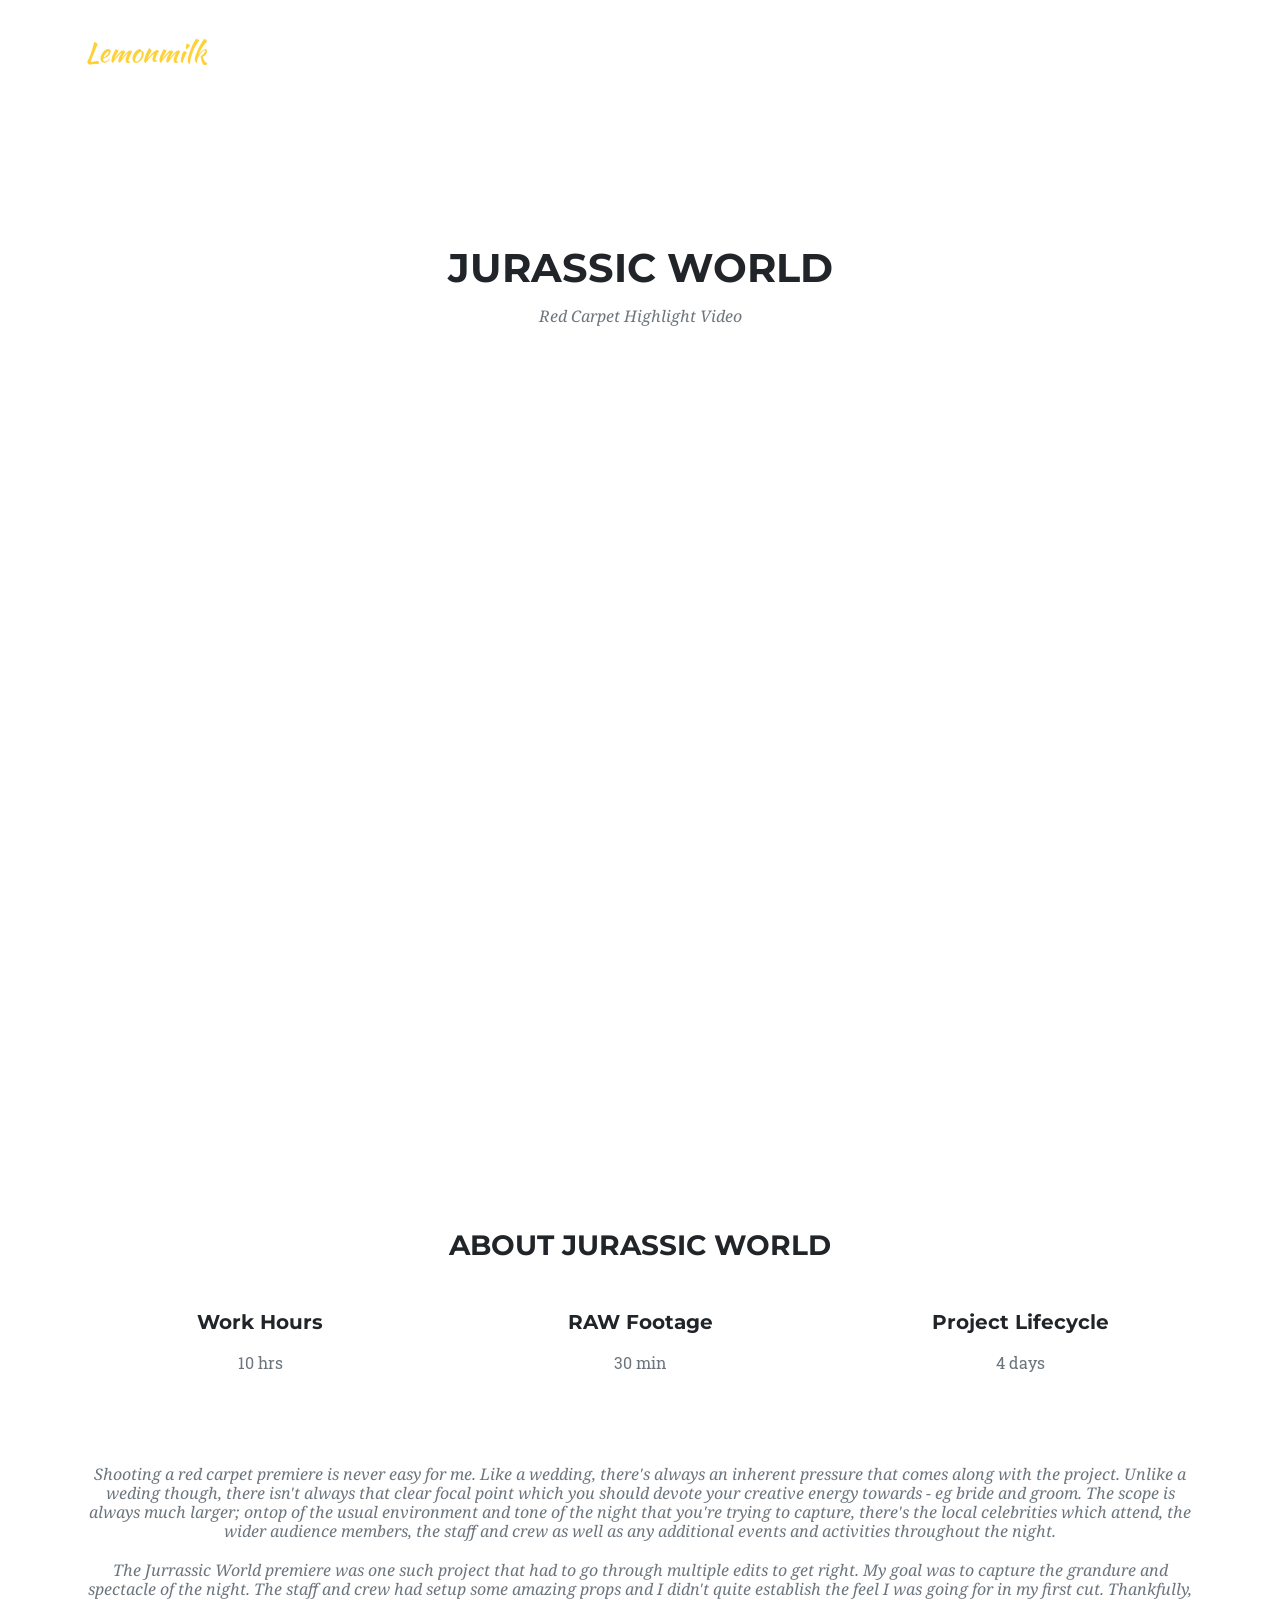
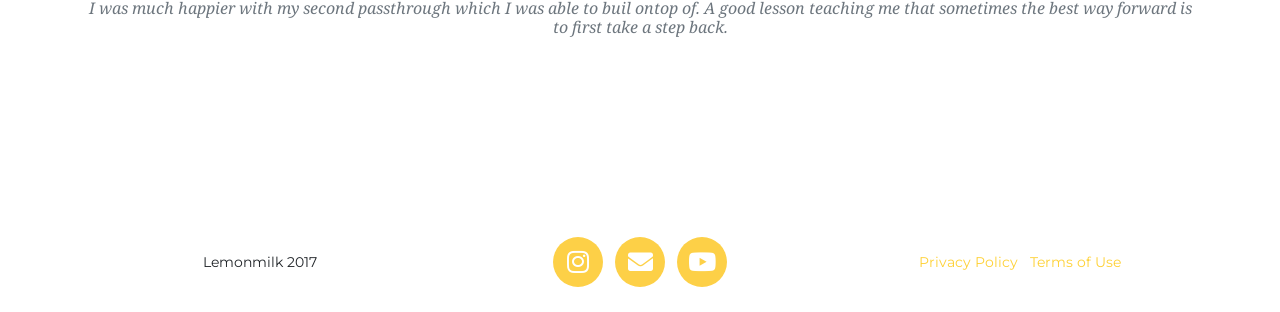
<file: Jurassic.html>
<!DOCTYPE html>
<html lang="en">

<head>
  <link rel="icon" href="img/favicon/favicon.png">

  <meta charset="utf-8">
  <meta name="viewport" content="width=device-width, initial-scale=1, shrink-to-fit=no">
  <meta name="description" content="">
  <meta name="author" content="">

  <title>Lemonmilk | Jurassic World</title>

  <!-- Bootstrap core CSS -->
  <link href="vendor/bootstrap/css/bootstrap.min.css" rel="stylesheet">

  <!-- Custom fonts for this template -->
  <link href="vendor/fontawesome-free/css/all.min.css" rel="stylesheet" type="text/css">
  <link href="https://fonts.googleapis.com/css?family=Montserrat:400,700" rel="stylesheet" type="text/css">
  <link href='https://fonts.googleapis.com/css?family=Kaushan+Script' rel='stylesheet' type='text/css'>
  <link href='https://fonts.googleapis.com/css?family=Droid+Serif:400,700,400italic,700italic' rel='stylesheet' type='text/css'>
  <link href='https://fonts.googleapis.com/css?family=Roboto+Slab:400,100,300,700' rel='stylesheet' type='text/css'>

  <!-- Custom styles for this template -->
  <link href="css/agency.min.css" rel="stylesheet">

</head>

<body id="page-top">

  <!-- ################################################################################ -->
  <!-- #                                 Navigation Bar                               # -->
  <!-- ################################################################################ -->
  <nav class="navbar navbar-expand-lg navbar-dark fixed-top" id="mainNav">
    <div class="container">
      <a class="navbar-brand js-scroll-trigger" href="index.html">Lemonmilk</a>
      <button class="navbar-toggler navbar-toggler-right" type="button" data-toggle="collapse" data-target="#navbarResponsive" aria-controls="navbarResponsive" aria-expanded="false" aria-label="Toggle navigation">
        Menu
        <i class="fas fa-bars"></i>
      </button>
      <div class="collapse navbar-collapse" id="navbarResponsive">
        <ul class="navbar-nav text-uppercase ml-auto">
          <li class="nav-item">
            <a class="nav-link js-scroll-trigger" href="index.html#services">Services</a>
          </li>
          <li class="nav-item">
            <a class="nav-link js-scroll-trigger" href="index.html#portfolio">Portfolio</a>
          </li>
          <!-- <li class="nav-item">
            <a class="nav-link js-scroll-trigger" href="index.html#about">About</a>
          </li> -->
          <li class="nav-item">
            <a class="nav-link js-scroll-trigger" href="index.html#contact">Contact</a>
          </li>
        </ul>
      </div>
    </div>
  </nav>

  <br><br><br><br><br><br>

  <!-- ################################################################################ -->
  <!-- #                                  Feature Video                               # -->
  <!-- ################################################################################ -->
  <section class="page-section" id="yuugen">
    <div class="container">
      <div class="row">
        <div class="col-lg-12 text-center">
          <h2 class="section-heading text-uppercase">Jurassic World</h2>
          <h3 class="section-subheading text-muted">Red Carpet Highlight Video</h3>
        </div>
      </div>
      <div class="videoWrapper16x9">
          <iframe width="1920" height="1080" src="https://www.youtube-nocookie.com/embed/382JGAmYHqA?modestbranding=1" frameborder="0" allow="accelerometer; autoplay; encrypted-media; gyroscope; picture-in-picture" allowfullscreen></iframe>
      </div>
    </div>
  </section> 

  <!-- ################################################################################ -->
  <!-- #                                  Collaborators                               # -->
  <!-- ################################################################################ -->

  <!-- <section class="bg-light page-section">
    <div class="container">
      <div class="row">
        <div class="col-lg-12 text-center">
          <h3 class="section-heading text-uppercase">Project Collaborators</h2>
          <h3 class="section-subheading text-muted">Creatives who contributed to this project. Spread some love.</h3>
        </div>
      </div>
      <div class="row">
          <div class="col-sm-4">
            <div class="team-member">
            </div>
          </div>
        <div class="col-sm-4">
          <div class="team-member">
            <a href="https://tamwise.com">
              <img class="mx-auto rounded-circle" src="img/team/Tam.png" alt="">
              <h4>Tam Nguyen</h4>
              <p class="text-muted">@tamwise.com</p>
            </a>
          </div>
        </div>
      </div>
    </div>
  </section> -->

  <!-- ################################################################################ -->
  <!-- #                                  About                                       # -->
  <!-- ################################################################################ -->

  <section class="page-section" id="About">
    <div class="container">
      <div class="row">
        <div class="col-lg-12 text-center">
          <h3 class="section-heading text-uppercase">About Jurassic World</h2>
        </div>
      </div> <br>

      <div class="row text-center">
        <div class="col-md-4  ">
          <h5 class="service-heading">Work Hours</h4>
          <p class="text-muted">10 hrs</p>
        </div>
        <div class="col-md-4">
          <h5 class="service-heading">RAW Footage</h4>
          <p class="text-muted">30 min</p>
        </div>
        <div class="col-md-4">
          <h5 class="service-heading">Project Lifecycle</h4>
          <p class="text-muted">4 days</p>
        </div> 
      </div> <br>
      
      <br><br>
      <div class="row">
        <div class="col-lg-12 text-center">
          <h3 class="section-subheading text-muted">
            Shooting a red carpet premiere is never easy for me. Like a wedding, there's always an inherent pressure that comes along with the project. Unlike a weding though, there isn't always that clear focal point which you should devote your creative energy towards - eg bride and groom. The scope is always much larger; ontop of the usual environment and tone of the night that you're trying to capture, there's the local celebrities which attend, the wider audience members, the staff and crew as well as any additional events and activities throughout the night.
            <br/><br/>            
            The Jurrassic World premiere was one such project that had to go through multiple edits to get right. My goal was to capture the grandure and spectacle of the night. The staff and crew had setup some amazing props and I didn't quite establish the feel I was going for in my first cut. Thankfully, I was much happier with my second passthrough which I was able to buil ontop of. A good lesson teaching me that sometimes the best way forward is to first take a step back.
          </h3>
        </div>
      </div>
    </div>
  </section>

  <!-- ################################################################################ -->
  <!-- #                                    Footer                                    # -->
  <!-- ################################################################################ -->
   <footer class="footer">
    <div class="container">
      <div class="row align-items-center">
        <div class="col-md-4">
          <span class="copyright">Lemonmilk 2017</span>
        </div>
        <div class="col-md-4">
          <ul class="list-inline social-buttons">
            <li class="list-inline-item">
              <a target="_blank" href="https://www.instagram.com/lemon.milk/">
                <i class="fab fa-instagram"></i>
              </a>
            </li>
            <li class="list-inline-item">
              <a href="mailto:linhnam_bui@hotmail.com">
                <i class="fas fa-envelope"></i>
              </a>
            </li>
            <li class="list-inline-item">
              <a target="_blank" href="https://www.youtube.com/channel/UCZ7y8zy-fjULsckcL-RkrWg">
                <i class="fab fa-youtube"></i>
              </a>
            </li>
          </ul>
        </div>
        <div class="col-md-4">
          <ul class="list-inline quicklinks">
            <li class="list-inline-item">
              <a href="#">Privacy Policy</a>
            </li>
            <li class="list-inline-item">
              <a href="#">Terms of Use</a>
            </li>
          </ul>
        </div>
      </div>
    </div>
  </footer>

  <!-- Bootstrap core JavaScript -->
  <script src="vendor/jquery/jquery.min.js"></script>
  <script src="vendor/bootstrap/js/bootstrap.bundle.min.js"></script>

  <!-- Plugin JavaScript -->
  <script src="vendor/jquery-easing/jquery.easing.min.js"></script>

  <!-- Contact form JavaScript -->
  <script src="js/jqBootstrapValidation.js"></script>
  <script src="js/contact_me.js"></script>

  <!-- Custom scripts for this template -->
  <script src="js/agency.min.js"></script>

</body>

</html>
</file>
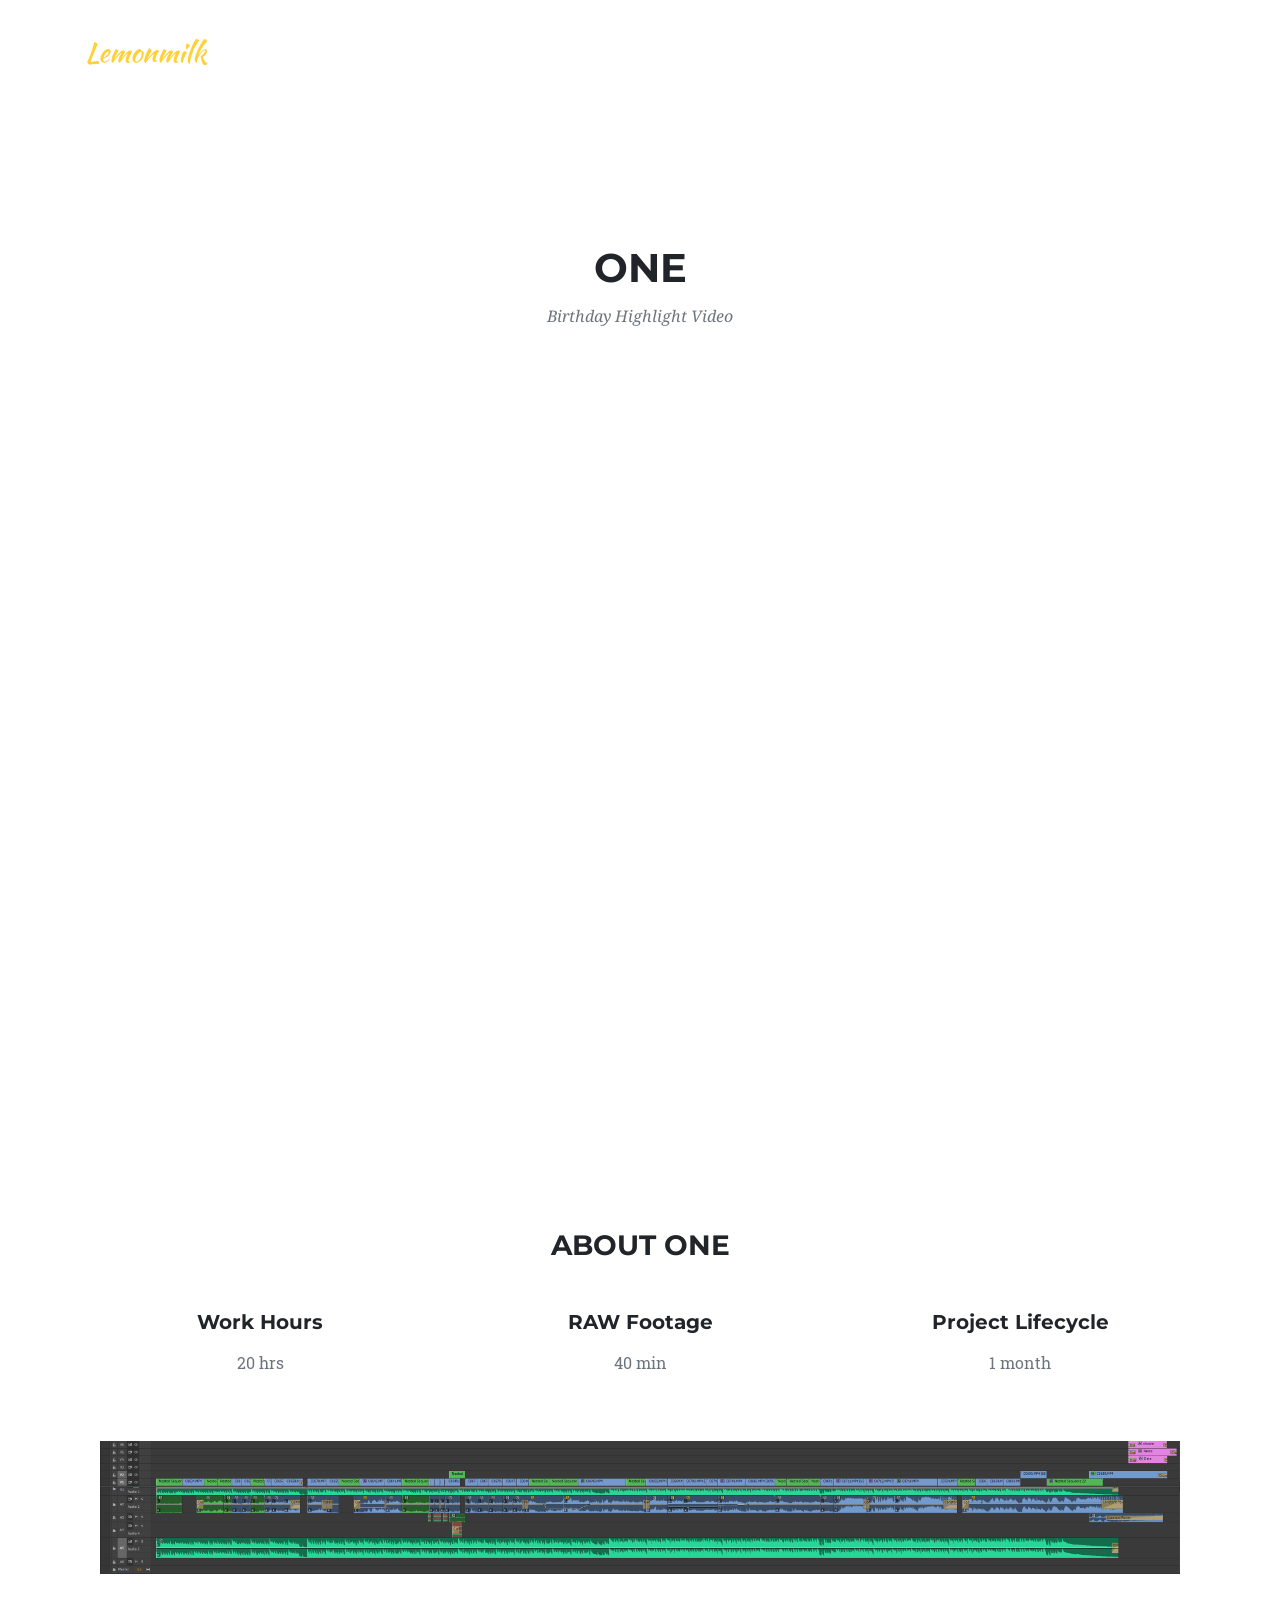
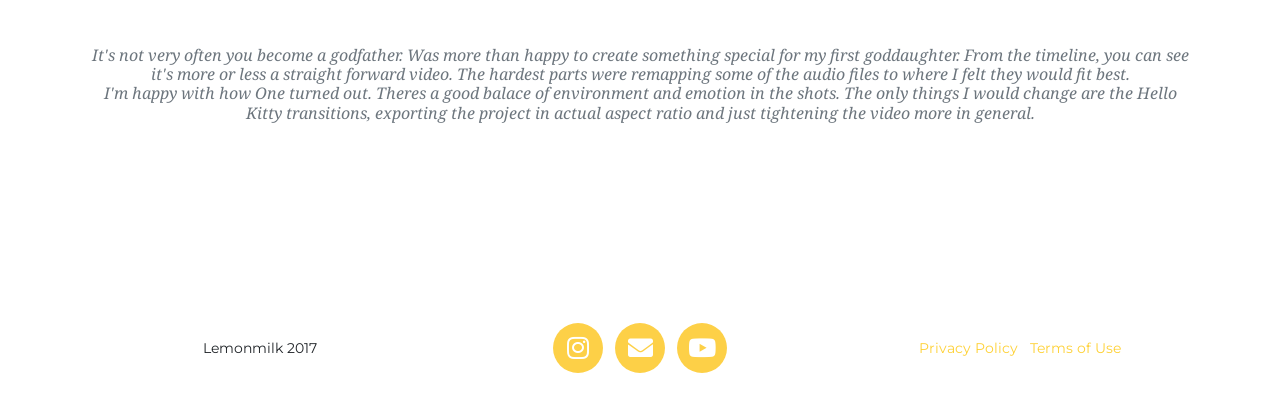
<file: One.html>
<!DOCTYPE html>
<html lang="en">

<head>
  <link rel="icon" href="img/favicon/favicon.png">

  <meta charset="utf-8">
  <meta name="viewport" content="width=device-width, initial-scale=1, shrink-to-fit=no">
  <meta name="description" content="">
  <meta name="author" content="">

  <title>Lemonmilk | One</title>

  <!-- Bootstrap core CSS -->
  <link href="vendor/bootstrap/css/bootstrap.min.css" rel="stylesheet">

  <!-- Custom fonts for this template -->
  <link href="vendor/fontawesome-free/css/all.min.css" rel="stylesheet" type="text/css">
  <link href="https://fonts.googleapis.com/css?family=Montserrat:400,700" rel="stylesheet" type="text/css">
  <link href='https://fonts.googleapis.com/css?family=Kaushan+Script' rel='stylesheet' type='text/css'>
  <link href='https://fonts.googleapis.com/css?family=Droid+Serif:400,700,400italic,700italic' rel='stylesheet' type='text/css'>
  <link href='https://fonts.googleapis.com/css?family=Roboto+Slab:400,100,300,700' rel='stylesheet' type='text/css'>

  <!-- Custom styles for this template -->
  <link href="css/agency.min.css" rel="stylesheet">

</head>

<body id="page-top">

  <!-- ################################################################################ -->
  <!-- #                                 Navigation Bar                               # -->
  <!-- ################################################################################ -->
  <nav class="navbar navbar-expand-lg navbar-dark fixed-top" id="mainNav">
    <div class="container">
      <a class="navbar-brand js-scroll-trigger" href="index.html">Lemonmilk</a>
      <button class="navbar-toggler navbar-toggler-right" type="button" data-toggle="collapse" data-target="#navbarResponsive" aria-controls="navbarResponsive" aria-expanded="false" aria-label="Toggle navigation">
        Menu
        <i class="fas fa-bars"></i>
      </button>
      <div class="collapse navbar-collapse" id="navbarResponsive">
        <ul class="navbar-nav text-uppercase ml-auto">
          <li class="nav-item">
            <a class="nav-link js-scroll-trigger" href="index.html#services">Services</a>
          </li>
          <li class="nav-item">
            <a class="nav-link js-scroll-trigger" href="index.html#portfolio">Portfolio</a>
          </li>
          <!-- <li class="nav-item">
            <a class="nav-link js-scroll-trigger" href="index.html#about">About</a>
          </li> -->
          <li class="nav-item">
            <a class="nav-link js-scroll-trigger" href="index.html#contact">Contact</a>
          </li>
        </ul>
      </div>
    </div>
  </nav>

  <br><br><br><br><br><br>

  <!-- ################################################################################ -->
  <!-- #                                  Feature Video                               # -->
  <!-- ################################################################################ -->
  <section class="page-section" id="yuugen">
    <div class="container">
      <div class="row">
        <div class="col-lg-12 text-center">
          <h2 class="section-heading text-uppercase">One</h2>
          <h3 class="section-subheading text-muted">Birthday Highlight Video</h3>
        </div>
      </div>
      <div class="videoWrapper16x9">
          <iframe width="1920" height="1080" src="https://www.youtube-nocookie.com/embed/g1o3HJIfVFQ?modestbranding=1" frameborder="0" allow="accelerometer; autoplay; encrypted-media; gyroscope; picture-in-picture" allowfullscreen></iframe>
      </div>
    </div>
  </section> 

  <!-- ################################################################################ -->
  <!-- #                                  Collaborators                               # -->
  <!-- ################################################################################ -->

  <!-- <section class="bg-light page-section">
    <div class="container">
      <div class="row">
        <div class="col-lg-12 text-center">
          <h3 class="section-heading text-uppercase">Project Collaborators</h2>
          <h3 class="section-subheading text-muted">Creatives who contributed to this project. Spread some love.</h3>
        </div>
      </div>
      <div class="row">
          <div class="col-sm-4">
            <div class="team-member">
            </div>
          </div>
        <div class="col-sm-4">
          <div class="team-member">
            <a href="https://tamwise.com">
              <img class="mx-auto rounded-circle" src="img/team/Tam.png" alt="">
              <h4>Tam Nguyen</h4>
              <p class="text-muted">@tamwise.com</p>
            </a>
          </div>
        </div>
      </div>
    </div>
  </section> -->

  <!-- ################################################################################ -->
  <!-- #                                  About                                       # -->
  <!-- ################################################################################ -->

  <section class="page-section" id="About">
    <div class="container">
      <div class="row">
        <div class="col-lg-12 text-center">
          <h3 class="section-heading text-uppercase">About One</h2>
        </div>
      </div> <br>

      <div class="row text-center">
        <div class="col-md-4  ">
          <h5 class="service-heading">Work Hours</h4>
          <p class="text-muted">20 hrs</p>
        </div>
        <div class="col-md-4">
          <h5 class="service-heading">RAW Footage</h4>
          <p class="text-muted">40 min</p>
        </div>
        <div class="col-md-4">
          <h5 class="service-heading">Project Lifecycle</h4>
          <p class="text-muted">1 month</p>
        </div> 
      </div><br/><br/>

      <div class="col-lg-12 text-center">
        <img src="img/timelines/harper.PNG" alt="One Timeline" width=100% height=auto> 
      </div>
      <br/><br/><br>

      <div class="row">
        <div class="col-lg-12 text-center">
          <h3 class="section-subheading text-muted">It's not very often you become a godfather. Was more than happy to create something special for my first goddaughter. From the timeline, you can see it's more or less a straight forward video. The hardest parts were remapping some of the audio files to where I felt they would fit best. <br/>
            I'm happy with how One turned out. Theres a good balace of environment and emotion in the shots. The only things I would change are the Hello Kitty transitions, exporting the project in actual aspect ratio and just tightening the video more in general.
          </h3>
        </div>
      </div>
    </div>
  </section>

  <!-- ################################################################################ -->
  <!-- #                                    Footer                                    # -->
  <!-- ################################################################################ -->
   <footer class="footer">
    <div class="container">
      <div class="row align-items-center">
        <div class="col-md-4">
          <span class="copyright">Lemonmilk 2017</span>
        </div>
        <div class="col-md-4">
          <ul class="list-inline social-buttons">
            <li class="list-inline-item">
              <a target="_blank" href="https://www.instagram.com/lemon.milk/">
                <i class="fab fa-instagram"></i>
              </a>
            </li>
            <li class="list-inline-item">
              <a href="mailto:linhnam_bui@hotmail.com">
                <i class="fas fa-envelope"></i>
              </a>
            </li>
            <li class="list-inline-item">
              <a target="_blank" href="https://www.youtube.com/channel/UCZ7y8zy-fjULsckcL-RkrWg">
                <i class="fab fa-youtube"></i>
              </a>
            </li>
          </ul>
        </div>
        <div class="col-md-4">
          <ul class="list-inline quicklinks">
            <li class="list-inline-item">
              <a href="#">Privacy Policy</a>
            </li>
            <li class="list-inline-item">
              <a href="#">Terms of Use</a>
            </li>
          </ul>
        </div>
      </div>
    </div>
  </footer>

  <!-- Bootstrap core JavaScript -->
  <script src="vendor/jquery/jquery.min.js"></script>
  <script src="vendor/bootstrap/js/bootstrap.bundle.min.js"></script>

  <!-- Plugin JavaScript -->
  <script src="vendor/jquery-easing/jquery.easing.min.js"></script>

  <!-- Contact form JavaScript -->
  <script src="js/jqBootstrapValidation.js"></script>
  <script src="js/contact_me.js"></script>

  <!-- Custom scripts for this template -->
  <script src="js/agency.min.js"></script>

</body>

</html>
</file>
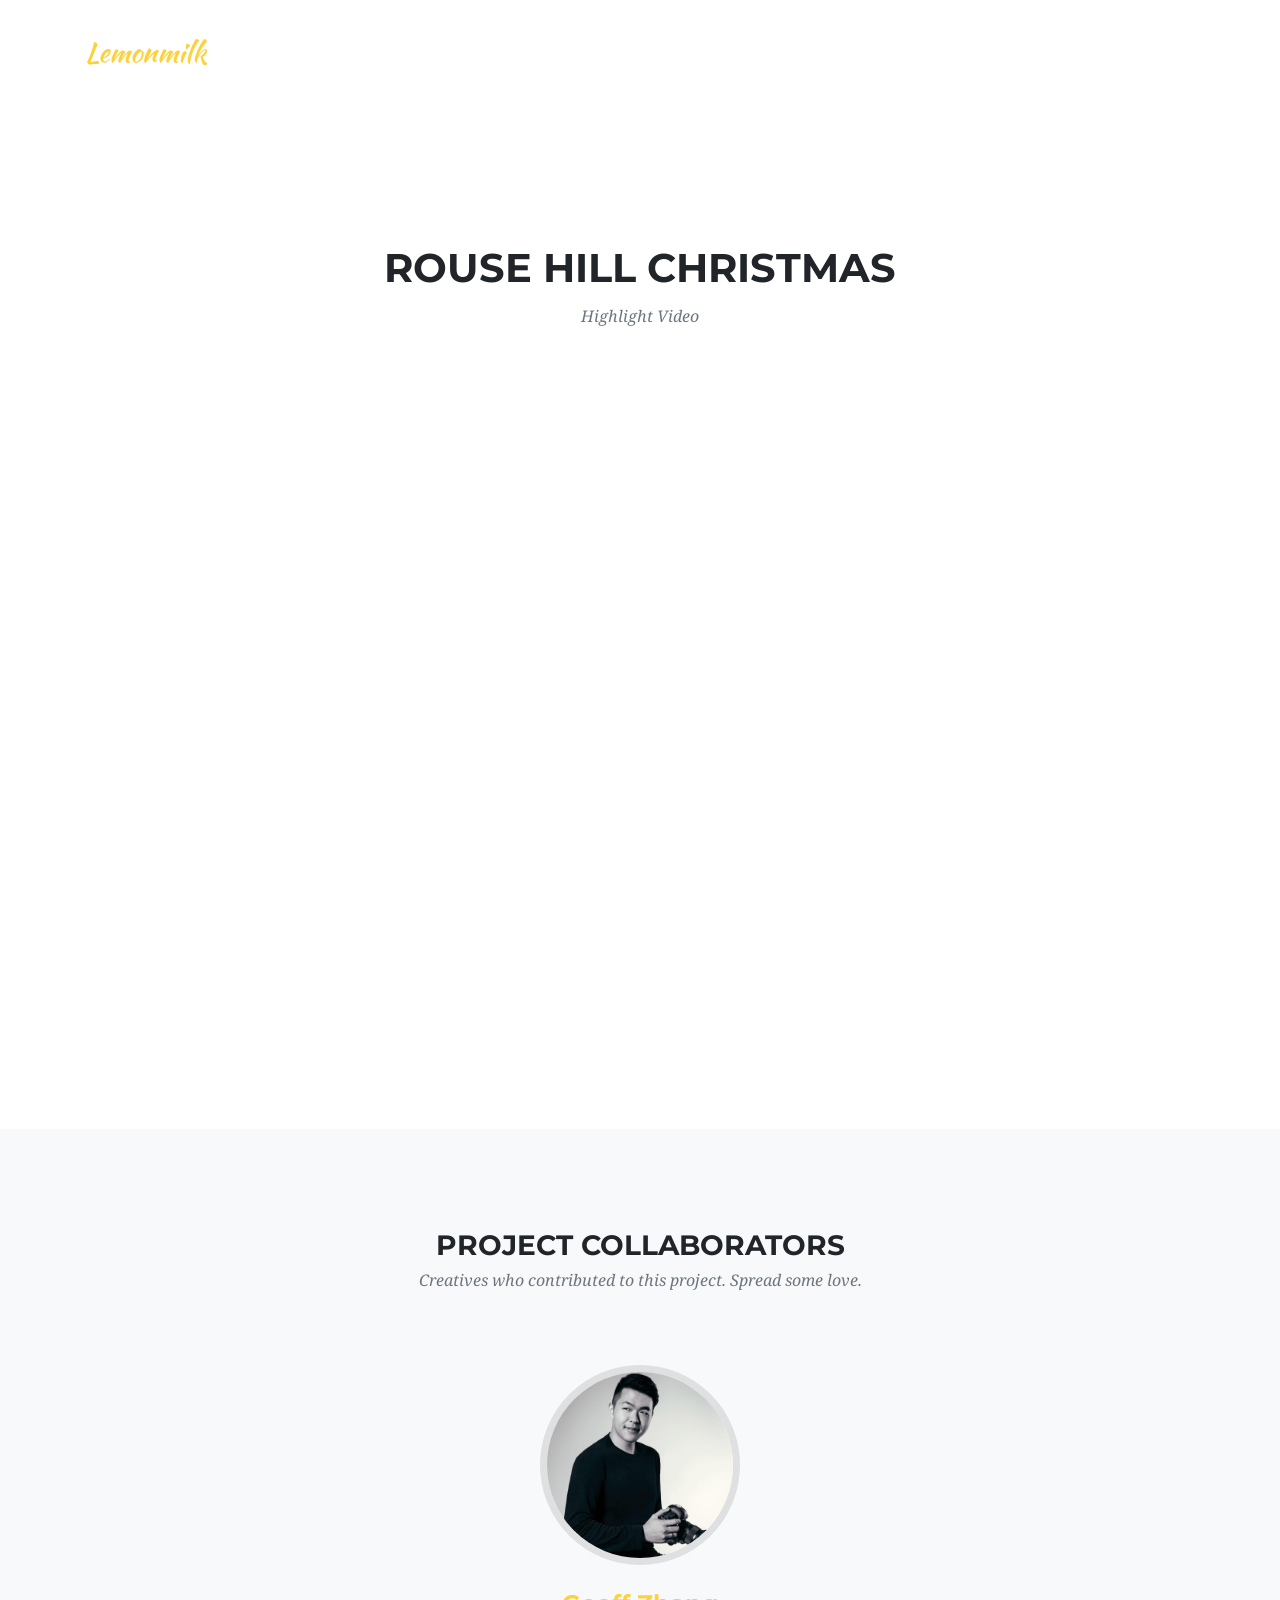
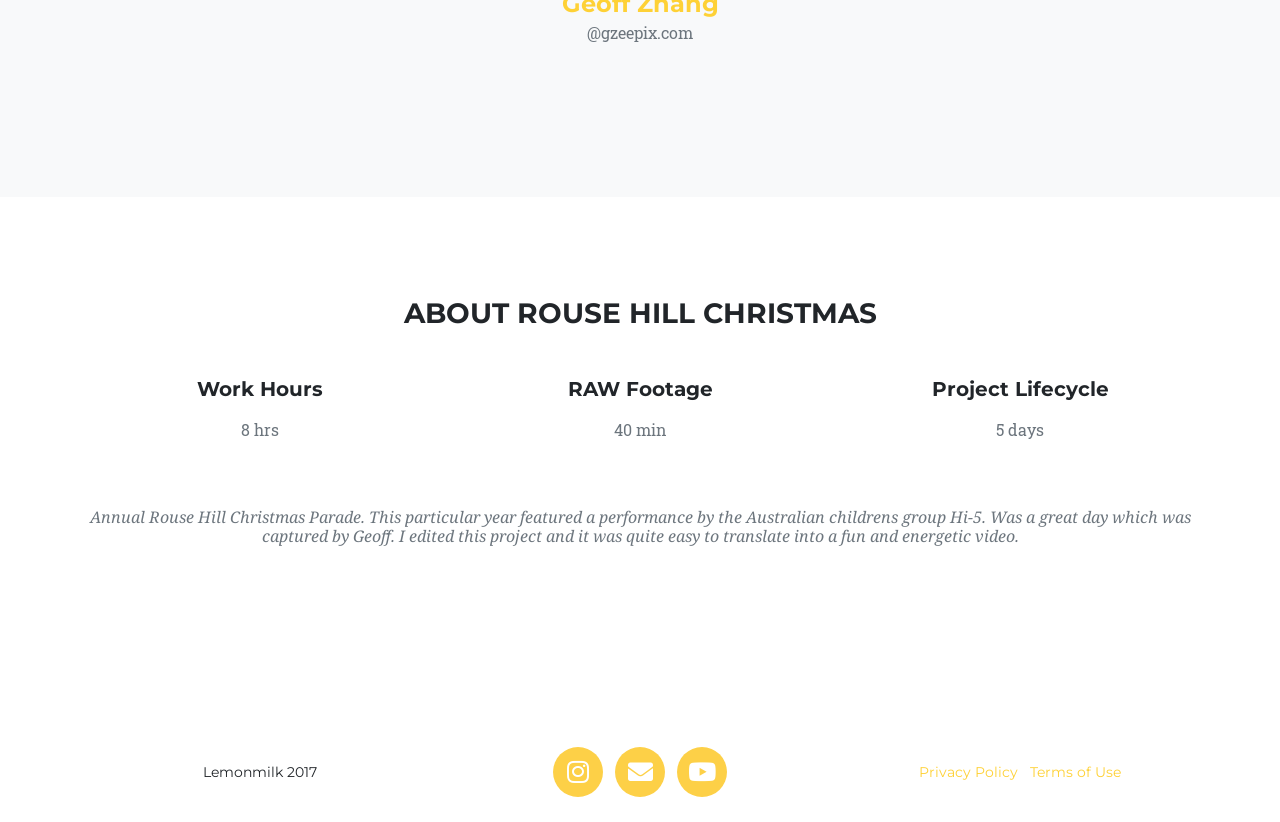
<file: Xmas.html>
<!DOCTYPE html>
<html lang="en">

<head>
  <link rel="icon" href="img/favicon/favicon.png">

  <meta charset="utf-8">
  <meta name="viewport" content="width=device-width, initial-scale=1, shrink-to-fit=no">
  <meta name="description" content="">
  <meta name="author" content="">

  <title>Lemonmilk | Rouse Hill Christmas</title>

  <!-- Bootstrap core CSS -->
  <link href="vendor/bootstrap/css/bootstrap.min.css" rel="stylesheet">

  <!-- Custom fonts for this template -->
  <link href="vendor/fontawesome-free/css/all.min.css" rel="stylesheet" type="text/css">
  <link href="https://fonts.googleapis.com/css?family=Montserrat:400,700" rel="stylesheet" type="text/css">
  <link href='https://fonts.googleapis.com/css?family=Kaushan+Script' rel='stylesheet' type='text/css'>
  <link href='https://fonts.googleapis.com/css?family=Droid+Serif:400,700,400italic,700italic' rel='stylesheet' type='text/css'>
  <link href='https://fonts.googleapis.com/css?family=Roboto+Slab:400,100,300,700' rel='stylesheet' type='text/css'>

  <!-- Custom styles for this template -->
  <link href="css/agency.min.css" rel="stylesheet">

</head>

<body id="page-top">

  <!-- ################################################################################ -->
  <!-- #                                 Navigation Bar                               # -->
  <!-- ################################################################################ -->
  <nav class="navbar navbar-expand-lg navbar-dark fixed-top" id="mainNav">
    <div class="container">
      <a class="navbar-brand js-scroll-trigger" href="index.html">Lemonmilk</a>
      <button class="navbar-toggler navbar-toggler-right" type="button" data-toggle="collapse" data-target="#navbarResponsive" aria-controls="navbarResponsive" aria-expanded="false" aria-label="Toggle navigation">
        Menu
        <i class="fas fa-bars"></i>
      </button>
      <div class="collapse navbar-collapse" id="navbarResponsive">
        <ul class="navbar-nav text-uppercase ml-auto">
          <li class="nav-item">
            <a class="nav-link js-scroll-trigger" href="index.html#services">Services</a>
          </li>
          <li class="nav-item">
            <a class="nav-link js-scroll-trigger" href="index.html#portfolio">Portfolio</a>
          </li>
          <!-- <li class="nav-item">
            <a class="nav-link js-scroll-trigger" href="index.html#about">About</a>
          </li> -->
          <li class="nav-item">
            <a class="nav-link js-scroll-trigger" href="index.html#contact">Contact</a>
          </li>
        </ul>
      </div>
    </div>
  </nav>

  <br><br><br><br><br><br>

  <!-- ################################################################################ -->
  <!-- #                                  Feature Video                               # -->
  <!-- ################################################################################ -->
  <section class="page-section" id="yuugen">
    <div class="container">
      <div class="row">
        <div class="col-lg-12 text-center">
          <h2 class="section-heading text-uppercase">Rouse Hill Christmas</h2>
          <h3 class="section-subheading text-muted">Highlight Video</h3>
        </div>
      </div>
      <div class="videoWrapper16x9">
          <iframe width="1920" height="1080" src="https://www.youtube.com/embed/o-MRMXEX9xI?modestbranding=1" frameborder="0" allow="accelerometer; autoplay; encrypted-media; gyroscope; picture-in-picture" allowfullscreen></iframe>
      </div>
    </div>
  </section> 

  <!-- ################################################################################ -->
  <!-- #                                  Collaborators                               # -->
  <!-- ################################################################################ -->

  <section class="bg-light page-section">
    <div class="container">
      <div class="row">
        <div class="col-lg-12 text-center">
          <h3 class="section-heading text-uppercase">Project Collaborators</h2>
          <h3 class="section-subheading text-muted">Creatives who contributed to this project. Spread some love.</h3>
        </div>
      </div>
      <div class="row">
          <div class="col-sm-4">
            <div class="team-member">
            </div>
          </div>
        <div class="col-sm-4">
          <div class="team-member">
            <a href="https://gzeepix.com">
              <img class="mx-auto rounded-circle" src="img/team/Geoff.jpg" alt="">
              <h4>Geoff Zhang</h4>
              <p class="text-muted">@gzeepix.com</p>
            </a>
          </div>
        </div>
      </div>
    </div>
  </section>

  <!-- ################################################################################ -->
  <!-- #                                  About                                       # -->
  <!-- ################################################################################ -->

  <section class="page-section" id="About">
    <div class="container">
      <div class="row">
        <div class="col-lg-12 text-center">
          <h3 class="section-heading text-uppercase">About Rouse Hill Christmas</h2>
        </div>
      </div> <br>

      <div class="row text-center">
        <div class="col-md-4  ">
          <h5 class="service-heading">Work Hours</h4>
          <p class="text-muted">8 hrs</p>
        </div>
        <div class="col-md-4">
          <h5 class="service-heading">RAW Footage</h4>
          <p class="text-muted">40 min</p>
        </div>
        <div class="col-md-4">
          <h5 class="service-heading">Project Lifecycle</h4>
          <p class="text-muted">5 days</p>
        </div> 
      </div><br/><br/>

      <!-- <div class="col-lg-12 text-center">
        <img src="img/timelines/bullet.PNG" alt="One Timeline" width=100% height=auto> 
      </div>
      <br/><br/><br> -->

      <div class="row">
        <div class="col-lg-12 text-center">
          <h3 class="section-subheading text-muted"> Annual Rouse Hill Christmas Parade. This particular year featured a performance by the Australian childrens group Hi-5. Was a great day which was captured by Geoff. I edited this project and it was quite easy to translate into a fun and energetic video.
          </h3>
        </div>
      </div>
    </div>
  </section>

  <!-- ################################################################################ -->
  <!-- #                                    Footer                                    # -->
  <!-- ################################################################################ -->
   <footer class="footer">
    <div class="container">
      <div class="row align-items-center">
        <div class="col-md-4">
          <span class="copyright">Lemonmilk 2017</span>
        </div>
        <div class="col-md-4">
          <ul class="list-inline social-buttons">
            <li class="list-inline-item">
              <a target="_blank" href="https://www.instagram.com/lemon.milk/">
                <i class="fab fa-instagram"></i>
              </a>
            </li>
            <li class="list-inline-item">
              <a href="mailto:linhnam_bui@hotmail.com">
                <i class="fas fa-envelope"></i>
              </a>
            </li>
            <li class="list-inline-item">
              <a target="_blank" href="https://www.youtube.com/channel/UCZ7y8zy-fjULsckcL-RkrWg">
                <i class="fab fa-youtube"></i>
              </a>
            </li>
          </ul>
        </div>
        <div class="col-md-4">
          <ul class="list-inline quicklinks">
            <li class="list-inline-item">
              <a href="#">Privacy Policy</a>
            </li>
            <li class="list-inline-item">
              <a href="#">Terms of Use</a>
            </li>
          </ul>
        </div>
      </div>
    </div>
  </footer>

  <!-- Bootstrap core JavaScript -->
  <script src="vendor/jquery/jquery.min.js"></script>
  <script src="vendor/bootstrap/js/bootstrap.bundle.min.js"></script>

  <!-- Plugin JavaScript -->
  <script src="vendor/jquery-easing/jquery.easing.min.js"></script>

  <!-- Contact form JavaScript -->
  <script src="js/jqBootstrapValidation.js"></script>
  <script src="js/contact_me.js"></script>

  <!-- Custom scripts for this template -->
  <script src="js/agency.min.js"></script>

</body>

</html>
</file>
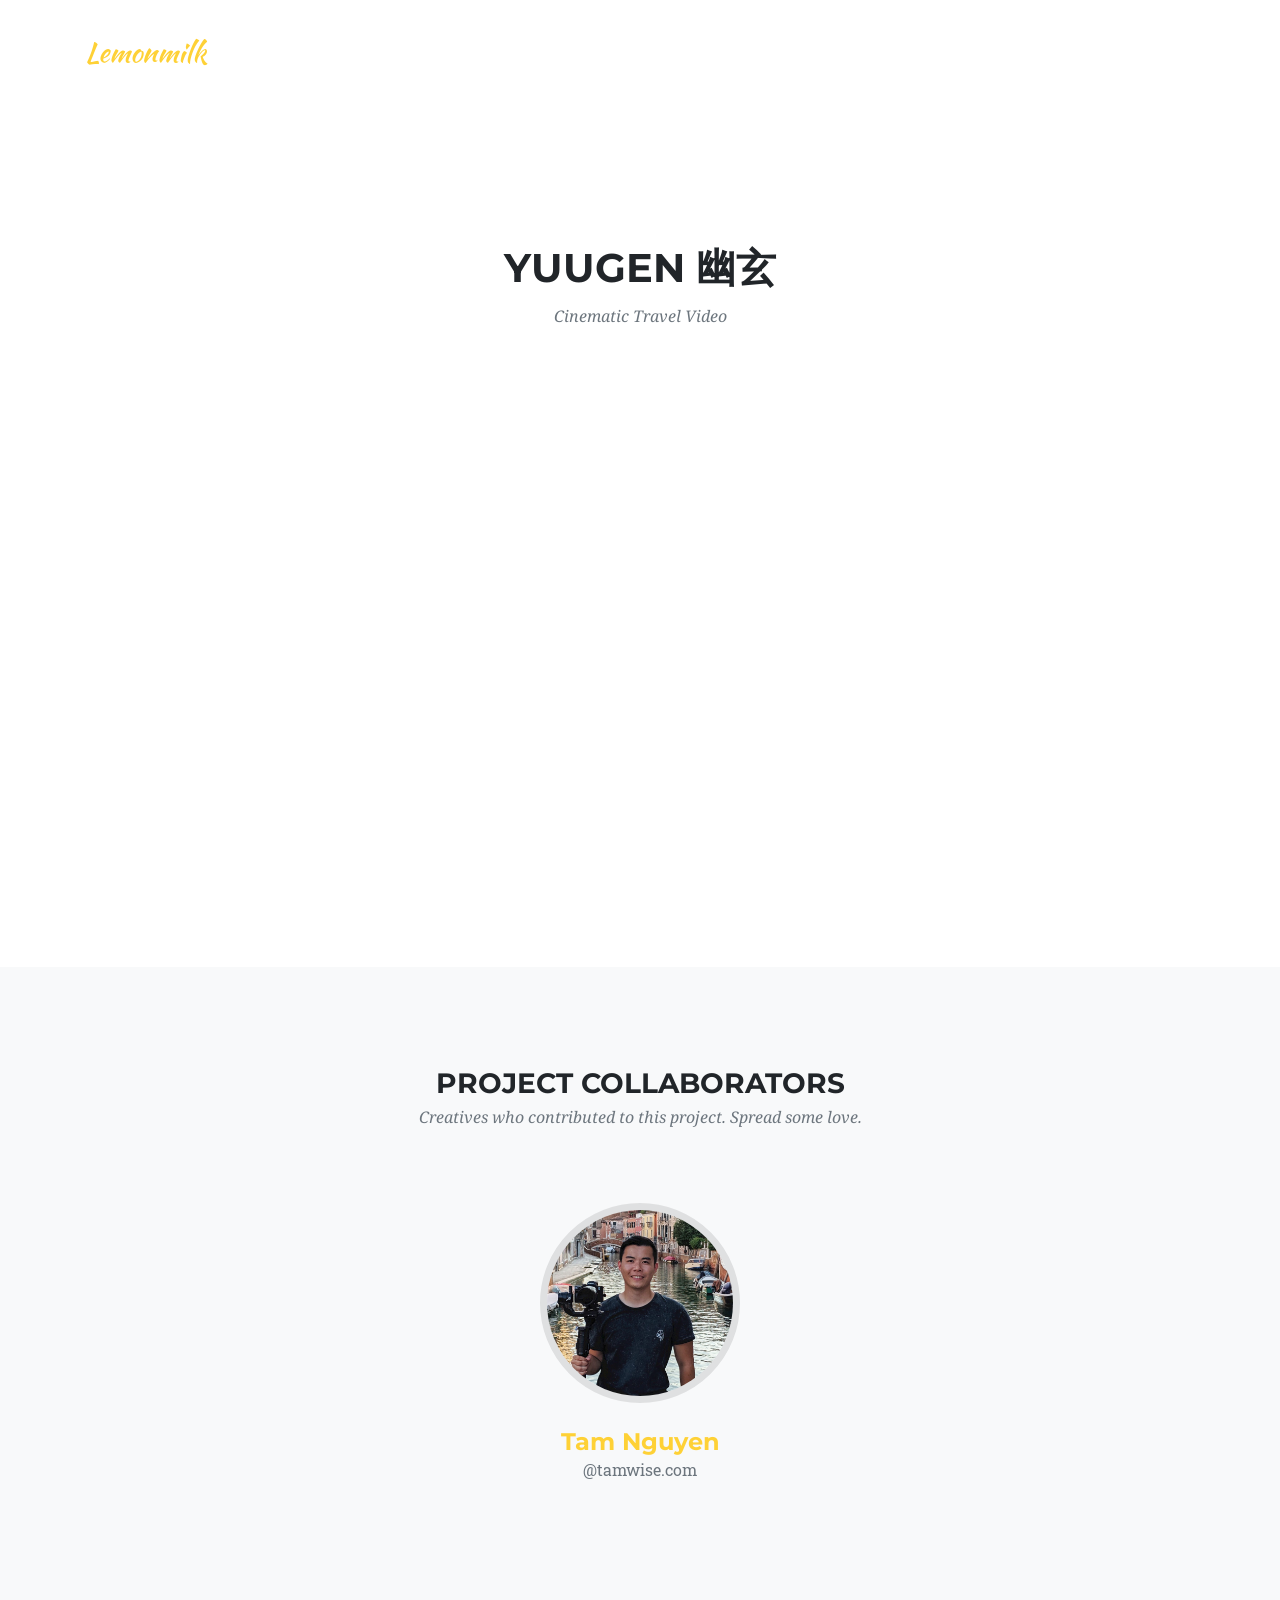
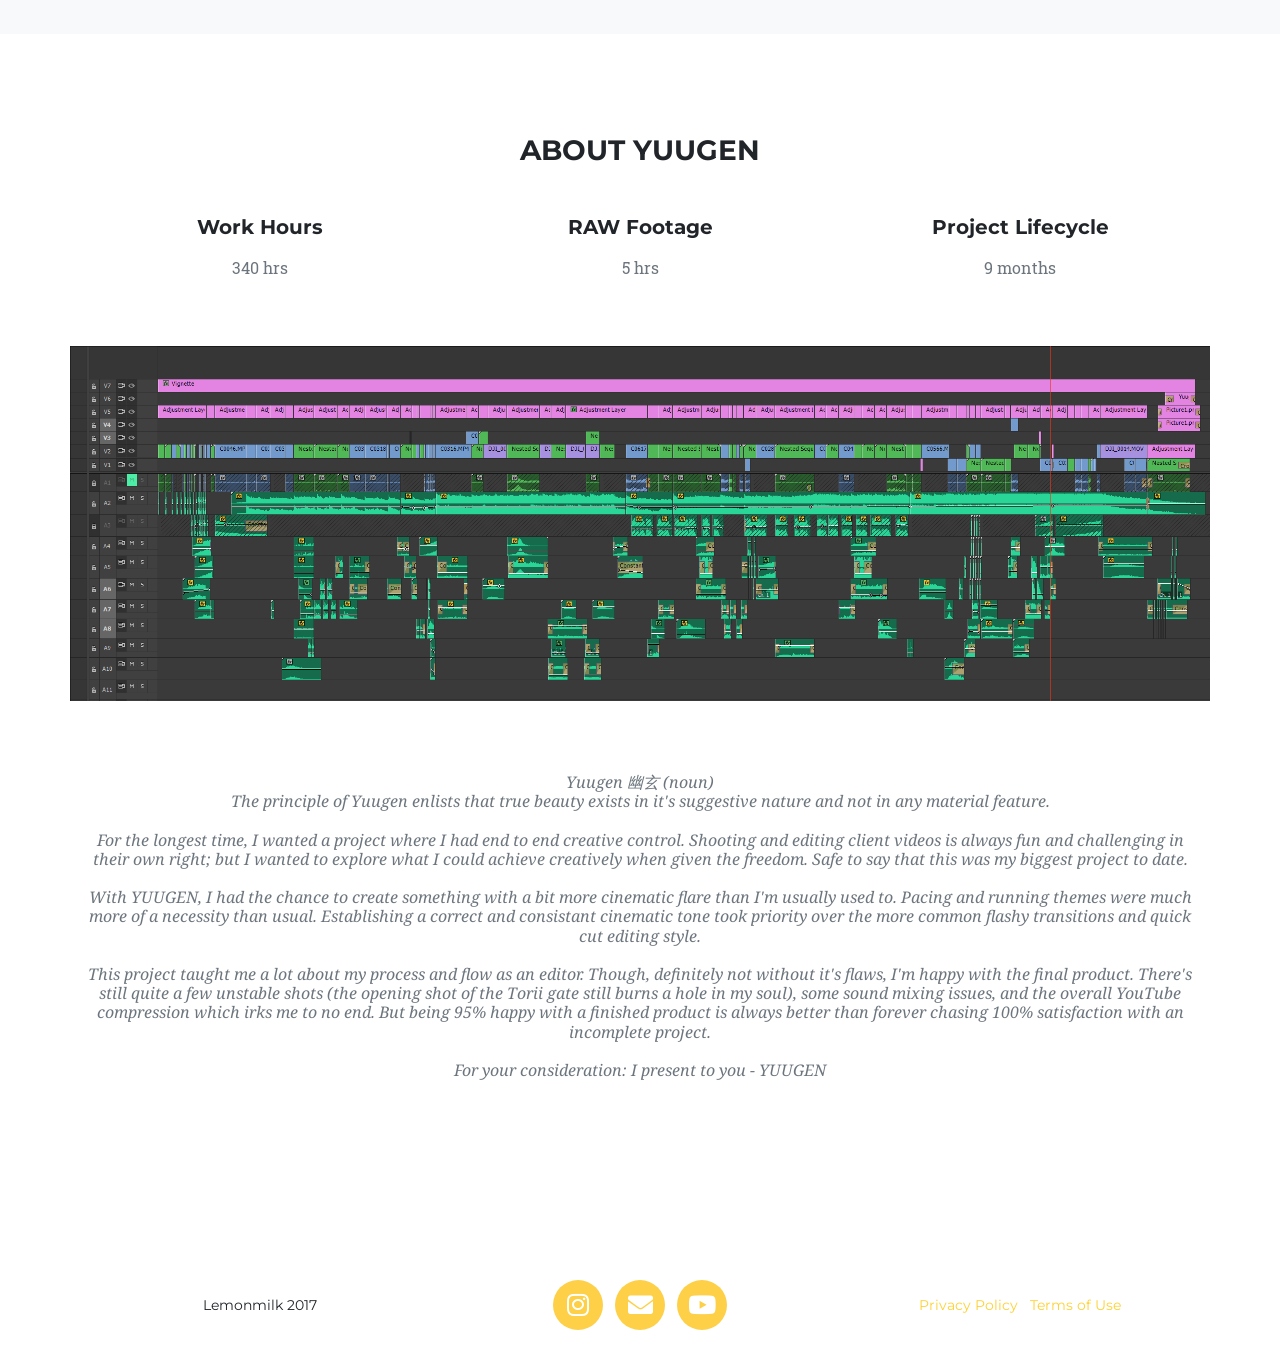
<file: Yuugen.html>
<!DOCTYPE html>
<html lang="en">

<head>
  <link rel="icon" href="img/favicon/favicon.png">

  <meta charset="utf-8">
  <meta name="viewport" content="width=device-width, initial-scale=1, shrink-to-fit=no">
  <meta name="description" content="">
  <meta name="author" content="">

  <title>Lemonmilk | YUUGEN</title>

  <!-- Bootstrap core CSS -->
  <link href="vendor/bootstrap/css/bootstrap.min.css" rel="stylesheet">

  <!-- Custom fonts for this template -->
  <link href="vendor/fontawesome-free/css/all.min.css" rel="stylesheet" type="text/css">
  <link href="https://fonts.googleapis.com/css?family=Montserrat:400,700" rel="stylesheet" type="text/css">
  <link href='https://fonts.googleapis.com/css?family=Kaushan+Script' rel='stylesheet' type='text/css'>
  <link href='https://fonts.googleapis.com/css?family=Droid+Serif:400,700,400italic,700italic' rel='stylesheet' type='text/css'>
  <link href='https://fonts.googleapis.com/css?family=Roboto+Slab:400,100,300,700' rel='stylesheet' type='text/css'>

  <!-- Custom styles for this template -->
  <link href="css/agency.min.css" rel="stylesheet">

</head>

<body id="page-top">

  <!-- Navigation -->
  <nav class="navbar navbar-expand-lg navbar-dark fixed-top" id="mainNav">
    <div class="container">
      <a class="navbar-brand js-scroll-trigger" href="index.html">Lemonmilk</a>
      <button class="navbar-toggler navbar-toggler-right" type="button" data-toggle="collapse" data-target="#navbarResponsive" aria-controls="navbarResponsive" aria-expanded="false" aria-label="Toggle navigation">
        Menu
        <i class="fas fa-bars"></i>
      </button>
      <div class="collapse navbar-collapse" id="navbarResponsive">
        <ul class="navbar-nav text-uppercase ml-auto">
          <li class="nav-item">
            <a class="nav-link js-scroll-trigger" href="index.html#services">Services</a>
          </li>
          <li class="nav-item">
            <a class="nav-link js-scroll-trigger" href="index.html#portfolio">Portfolio</a>
          </li>
          <!-- <li class="nav-item">
            <a class="nav-link js-scroll-trigger" href="index.html#about">About</a>
          </li> -->
          <li class="nav-item">
            <a class="nav-link js-scroll-trigger" href="index.html#contact">Contact</a>
          </li>
        </ul>
      </div>
    </div>
  </nav>

  <br><br><br><br><br><br>

  <!-- Feature Video -->
  <section class="page-section" id="yuugen">
    <div class="container">
      <div class="row">
        <div class="col-lg-12 text-center">
          <h2 class="section-heading text-uppercase">YUUGEN 幽玄</h2>
          <h3 class="section-subheading text-muted">Cinematic Travel Video</h3>
        </div>
      </div>
      <div class="videoWrapper">
          <iframe width="1920" height="802" src="https://www.youtube.com/embed/IVP3-lFUM4g?modestbranding=1" frameborder="0" allow="accelerometer; autoplay; encrypted-media; gyroscope; picture-in-picture" allowfullscreen></iframe>
      </div>
    </div>
  </section> 

  <!-- Collaborators -->
  <section class="bg-light page-section">
    <div class="container">
      <div class="row">
        <div class="col-lg-12 text-center">
          <h3 class="section-heading text-uppercase">Project Collaborators</h2>
          <h3 class="section-subheading text-muted">Creatives who contributed to this project. Spread some love.</h3>
        </div>
      </div>
      <div class="row">
          <div class="col-sm-4">
            <div class="team-member">
            </div>
          </div>
        <div class="col-sm-4">
          <div class="team-member">
            <a href="https://tamwise.com">
              <img class="mx-auto rounded-circle" src="img/team/Tam.png" alt="">
              <h4>Tam Nguyen</h4>
              <p class="text-muted">@tamwise.com</p>
            </a>
          </div>
        </div>
      </div>
    </div>
  </section>

  <!-- Services -->
  <section class="page-section" id="About">
    <div class="container">
      <div class="row">
        <div class="col-lg-12 text-center">
          <h3 class="section-heading text-uppercase">About YUUGEN</h2>
        </div>
      </div> <br>

      <div class="row text-center">
        <div class="col-md-4  ">
          <h5 class="service-heading">Work Hours</h4>
          <p class="text-muted">340 hrs</p>
        </div>
        <div class="col-md-4">
          <h5 class="service-heading">RAW Footage</h4>
          <p class="text-muted">5 hrs</p>
        </div>
        <div class="col-md-4">
          <h5 class="service-heading">Project Lifecycle</h4>
          <p class="text-muted">9 months</p>
        </div> 
      </div><br/><br/>
      
      <div class="row">
        <img src="img/timelines/japan.PNG" alt="YUUGEN Timeline" width=100% height=auto> 
      </div>
      <br/><br/><br>


      <div class="row">
        <div class="col-lg-12 text-center">
          <h3 class="section-subheading text-muted">Yuugen 幽玄 (noun) <br/> The principle of Yuugen enlists that true beauty exists in it's suggestive nature and not in any material feature. <br/><br/>
          For the longest time, I wanted a project where I had end to end creative control. Shooting and editing client videos is always fun and challenging in their own right; but I wanted to explore what I could achieve creatively when given the freedom.  Safe to say that this was my biggest project to date. <br/><br/>
          With YUUGEN, I had the chance to create something with a bit more cinematic flare than I'm usually used to. Pacing and running themes were much more of a necessity than usual. Establishing a correct and consistant cinematic tone took priority over the more common flashy transitions and quick cut editing style. <br/><br/>
          This project taught me a lot about my process and flow as an editor. Though, definitely not without it's flaws, I'm happy with the final product. There's still quite a few unstable shots (the opening shot of the Torii gate still burns a hole in my soul), some sound mixing issues, and the overall YouTube compression which irks me to no end. But being 95% happy with a finished product is always better than forever chasing 100% satisfaction with an incomplete project. <br/><br/>
          
          For your consideration: I present to you - YUUGEN
          </h3>
        </div>
      </div>
    </div>
  </section>

   <!-- Footer -->
   <footer class="footer">
    <div class="container">
      <div class="row align-items-center">
        <div class="col-md-4">
          <span class="copyright">Lemonmilk 2017</span>
        </div>
        <div class="col-md-4">
          <ul class="list-inline social-buttons">
            <li class="list-inline-item">
              <a target="_blank" href="https://www.instagram.com/lemon.milk/">
                <i class="fab fa-instagram"></i>
              </a>
            </li>
            <li class="list-inline-item">
              <a href="mailto:linhnam_bui@hotmail.com">
                <i class="fas fa-envelope"></i>
              </a>
            </li>
            <li class="list-inline-item">
              <a target="_blank" href="https://www.youtube.com/channel/UCZ7y8zy-fjULsckcL-RkrWg">
                <i class="fab fa-youtube"></i>
              </a>
            </li>
          </ul>
        </div>
        <div class="col-md-4">
          <ul class="list-inline quicklinks">
            <li class="list-inline-item">
              <a href="#">Privacy Policy</a>
            </li>
            <li class="list-inline-item">
              <a href="#">Terms of Use</a>
            </li>
          </ul>
        </div>
      </div>
    </div>
  </footer>

  <!-- Bootstrap core JavaScript -->
  <script src="vendor/jquery/jquery.min.js"></script>
  <script src="vendor/bootstrap/js/bootstrap.bundle.min.js"></script>

  <!-- Plugin JavaScript -->
  <script src="vendor/jquery-easing/jquery.easing.min.js"></script>

  <!-- Contact form JavaScript -->
  <script src="js/jqBootstrapValidation.js"></script>
  <script src="js/contact_me.js"></script>

  <!-- Custom scripts for this template -->
  <script src="js/agency.min.js"></script>

</body>

</html>
</file>
<file: css/agency.min.css>
/*!
 * Start Bootstrap - Agency v5.2.2 (https://startbootstrap.com/template-overviews/agency)
 * Copyright 2013-2019 Start Bootstrap
 * Licensed under MIT (https://github.com/BlackrockDigital/startbootstrap-agency/blob/master/LICENSE)
 */body{overflow-x:hidden;font-family:'Roboto Slab',-apple-system,BlinkMacSystemFont,'Segoe UI',Roboto,'Helvetica Neue',Arial,sans-serif,'Apple Color Emoji','Segoe UI Emoji','Segoe UI Symbol','Noto Color Emoji'}p{line-height:1.75}a{color:#fed136}a:hover{color:#fec503}.text-primary{color:#fed136!important}h1,h2,h3,h4,h5,h6{font-weight:700;font-family:Montserrat,-apple-system,BlinkMacSystemFont,'Segoe UI',Roboto,'Helvetica Neue',Arial,sans-serif,'Apple Color Emoji','Segoe UI Emoji','Segoe UI Symbol','Noto Color Emoji'}.page-section{padding:100px 0}.page-section h2.section-heading{font-size:40px;margin-top:0;margin-bottom:15px}.page-section h3.section-subheading{font-size:16px;font-weight:400;font-style:italic;margin-bottom:75px;text-transform:none;font-family:'Droid Serif',-apple-system,BlinkMacSystemFont,'Segoe UI',Roboto,'Helvetica Neue',Arial,sans-serif,'Apple Color Emoji','Segoe UI Emoji','Segoe UI Symbol','Noto Color Emoji'}@media (min-width:768px){section{padding:150px 0}}::-moz-selection{background:#fed136;text-shadow:none}::selection{background:#fed136;text-shadow:none}img::-moz-selection{background:0 0}img::selection{background:0 0}img::-moz-selection{background:0 0}.btn{font-family:Montserrat,-apple-system,BlinkMacSystemFont,'Segoe UI',Roboto,'Helvetica Neue',Arial,sans-serif,'Apple Color Emoji','Segoe UI Emoji','Segoe UI Symbol','Noto Color Emoji';font-weight:700}.btn-xl{font-size:18px;padding:20px 40px}.btn-primary{background-color:#fed136;border-color:#fed136}.btn-primary:active,.btn-primary:focus,.btn-primary:hover{background-color:#fec810!important;border-color:#fec810!important;color:#fff}.btn-primary:active,.btn-primary:focus{box-shadow:0 0 0 .2rem rgba(254,209,55,.5)!important}#mainNav{background-color:#212529}#mainNav .navbar-toggler{font-size:12px;right:0;padding:13px;text-transform:uppercase;color:#fff;border:0;background-color:#fed136;font-family:Montserrat,-apple-system,BlinkMacSystemFont,'Segoe UI',Roboto,'Helvetica Neue',Arial,sans-serif,'Apple Color Emoji','Segoe UI Emoji','Segoe UI Symbol','Noto Color Emoji'}#mainNav .navbar-brand{color:#fed136;font-family:'Kaushan Script',-apple-system,BlinkMacSystemFont,'Segoe UI',Roboto,'Helvetica Neue',Arial,sans-serif,'Apple Color Emoji','Segoe UI Emoji','Segoe UI Symbol','Noto Color Emoji'}#mainNav .navbar-brand.active,#mainNav .navbar-brand:active,#mainNav .navbar-brand:focus,#mainNav .navbar-brand:hover{color:#fec503}#mainNav .navbar-nav .nav-item .nav-link{font-size:90%;font-weight:400;padding:.75em 0;letter-spacing:1px;color:#fff;font-family:Montserrat,-apple-system,BlinkMacSystemFont,'Segoe UI',Roboto,'Helvetica Neue',Arial,sans-serif,'Apple Color Emoji','Segoe UI Emoji','Segoe UI Symbol','Noto Color Emoji'}#mainNav .navbar-nav .nav-item .nav-link.active,#mainNav .navbar-nav .nav-item .nav-link:hover{color:#fed136}@media (min-width:992px){#mainNav{padding-top:25px;padding-bottom:25px;transition:padding-top .3s,padding-bottom .3s;border:none;background-color:transparent}#mainNav .navbar-brand{font-size:1.75em;transition:all .3s}#mainNav .navbar-nav .nav-item .nav-link{padding:1.1em 1em!important}#mainNav.navbar-shrink{padding-top:0;padding-bottom:0;background-color:#212529}#mainNav.navbar-shrink .navbar-brand{font-size:1.25em;padding:12px 0}}header.masthead{text-align:center;color:#fff;background-image:url(../img/header-bg.jpg);background-repeat:no-repeat;background-attachment:scroll;background-position:center center;background-size:cover}header.masthead .intro-text{padding-top:150px;padding-bottom:100px}header.masthead .intro-text .intro-lead-in{font-size:22px;font-style:italic;line-height:22px;margin-bottom:25px;font-family:'Droid Serif',-apple-system,BlinkMacSystemFont,'Segoe UI',Roboto,'Helvetica Neue',Arial,sans-serif,'Apple Color Emoji','Segoe UI Emoji','Segoe UI Symbol','Noto Color Emoji'}header.masthead .intro-text .intro-heading{font-size:50px;font-weight:700;line-height:50px;margin-bottom:25px;font-family:Montserrat,-apple-system,BlinkMacSystemFont,'Segoe UI',Roboto,'Helvetica Neue',Arial,sans-serif,'Apple Color Emoji','Segoe UI Emoji','Segoe UI Symbol','Noto Color Emoji'}@media (min-width:768px){header.masthead .intro-text{padding-top:300px;padding-bottom:200px}header.masthead .intro-text .intro-lead-in{font-size:40px;font-style:italic;line-height:40px;margin-bottom:25px;font-family:'Droid Serif',-apple-system,BlinkMacSystemFont,'Segoe UI',Roboto,'Helvetica Neue',Arial,sans-serif,'Apple Color Emoji','Segoe UI Emoji','Segoe UI Symbol','Noto Color Emoji'}header.masthead .intro-text .intro-heading{font-size:75px;font-weight:700;line-height:75px;margin-bottom:50px;font-family:Montserrat,-apple-system,BlinkMacSystemFont,'Segoe UI',Roboto,'Helvetica Neue',Arial,sans-serif,'Apple Color Emoji','Segoe UI Emoji','Segoe UI Symbol','Noto Color Emoji'}}.service-heading{margin:15px 0;text-transform:none}#portfolio .portfolio-item{right:0;margin:0 0 15px}#portfolio .portfolio-item .portfolio-link{position:relative;display:block;max-width:400px;margin:0 auto;cursor:pointer}#portfolio .portfolio-item .portfolio-link .portfolio-hover{position:absolute;width:100%;height:100%;transition:all ease .5s;opacity:0;background:rgba(254,209,54,.9)}#portfolio .portfolio-item .portfolio-link .portfolio-hover:hover{opacity:1}#portfolio .portfolio-item .portfolio-link .portfolio-hover .portfolio-hover-content{font-size:20px;position:absolute;top:50%;width:100%;height:20px;margin-top:-12px;text-align:center;color:#fff}#portfolio .portfolio-item .portfolio-link .portfolio-hover .portfolio-hover-content i{margin-top:-12px}#portfolio .portfolio-item .portfolio-link .portfolio-hover .portfolio-hover-content h3,#portfolio .portfolio-item .portfolio-link .portfolio-hover .portfolio-hover-content h4{margin:0}#portfolio .portfolio-item .portfolio-caption{max-width:400px;margin:0 auto;padding:25px;text-align:center;background-color:#fff}#portfolio .portfolio-item .portfolio-caption h4{margin:0;text-transform:none}#portfolio .portfolio-item .portfolio-caption p{font-size:16px;font-style:italic;margin:0;font-family:'Droid Serif',-apple-system,BlinkMacSystemFont,'Segoe UI',Roboto,'Helvetica Neue',Arial,sans-serif,'Apple Color Emoji','Segoe UI Emoji','Segoe UI Symbol','Noto Color Emoji'}#portfolio *{z-index:2}@media (min-width:767px){#portfolio .portfolio-item{margin:0 0 30px}}.portfolio-modal .modal-dialog{margin:1rem;max-width:100vw}.portfolio-modal .modal-content{padding:100px 0;text-align:center}.portfolio-modal .modal-content h2{font-size:3em;margin-bottom:15px}.portfolio-modal .modal-content p{margin-bottom:30px}.portfolio-modal .modal-content p.item-intro{font-size:16px;font-style:italic;margin:20px 0 30px;font-family:'Droid Serif',-apple-system,BlinkMacSystemFont,'Segoe UI',Roboto,'Helvetica Neue',Arial,sans-serif,'Apple Color Emoji','Segoe UI Emoji','Segoe UI Symbol','Noto Color Emoji'}.portfolio-modal .modal-content ul.list-inline{margin-top:0;margin-bottom:30px}.portfolio-modal .modal-content img{margin-bottom:30px}.portfolio-modal .modal-content button{cursor:pointer}.portfolio-modal .close-modal{position:absolute;top:25px;right:25px;width:75px;height:75px;cursor:pointer;background-color:transparent}.portfolio-modal .close-modal:hover{opacity:.3}.portfolio-modal .close-modal .lr{z-index:1051;width:1px;height:75px;margin-left:35px;transform:rotate(45deg);background-color:#212529}.portfolio-modal .close-modal .lr .rl{z-index:1052;width:1px;height:75px;transform:rotate(90deg);background-color:#212529}.timeline{position:relative;padding:0;list-style:none}.timeline:before{position:absolute;top:0;bottom:0;left:40px;width:2px;margin-left:-1.5px;content:'';background-color:#e9ecef}.timeline>li{position:relative;min-height:50px;margin-bottom:50px}.timeline>li:after,.timeline>li:before{display:table;content:' '}.timeline>li:after{clear:both}.timeline>li .timeline-panel{position:relative;float:right;width:100%;padding:0 20px 0 100px;text-align:left}.timeline>li .timeline-panel:before{right:auto;left:-15px;border-right-width:15px;border-left-width:0}.timeline>li .timeline-panel:after{right:auto;left:-14px;border-right-width:14px;border-left-width:0}.timeline>li .timeline-image{position:absolute;z-index:100;left:0;width:80px;height:80px;margin-left:0;text-align:center;color:#fff;border:7px solid #e9ecef;border-radius:100%;background-color:#fed136}.timeline>li .timeline-image h4{font-size:10px;line-height:14px;margin-top:12px}.timeline>li.timeline-inverted>.timeline-panel{float:right;padding:0 20px 0 100px;text-align:left}.timeline>li.timeline-inverted>.timeline-panel:before{right:auto;left:-15px;border-right-width:15px;border-left-width:0}.timeline>li.timeline-inverted>.timeline-panel:after{right:auto;left:-14px;border-right-width:14px;border-left-width:0}.timeline>li:last-child{margin-bottom:0}.timeline .timeline-heading h4{margin-top:0;color:inherit}.timeline .timeline-heading h4.subheading{text-transform:none}.timeline .timeline-body>p,.timeline .timeline-body>ul{margin-bottom:0}@media (min-width:768px){.timeline:before{left:50%}.timeline>li{min-height:100px;margin-bottom:100px}.timeline>li .timeline-panel{float:left;width:41%;padding:0 20px 20px 30px;text-align:right}.timeline>li .timeline-image{left:50%;width:100px;height:100px;margin-left:-50px}.timeline>li .timeline-image h4{font-size:13px;line-height:18px;margin-top:16px}.timeline>li.timeline-inverted>.timeline-panel{float:right;padding:0 30px 20px 20px;text-align:left}}@media (min-width:992px){.timeline>li{min-height:150px}.timeline>li .timeline-panel{padding:0 20px 20px}.timeline>li .timeline-image{width:150px;height:150px;margin-left:-75px}.timeline>li .timeline-image h4{font-size:18px;line-height:26px;margin-top:30px}.timeline>li.timeline-inverted>.timeline-panel{padding:0 20px 20px}}@media (min-width:1200px){.timeline>li{min-height:170px}.timeline>li .timeline-panel{padding:0 20px 20px 100px}.timeline>li .timeline-image{width:170px;height:170px;margin-left:-85px}.timeline>li .timeline-image h4{margin-top:40px}.timeline>li.timeline-inverted>.timeline-panel{padding:0 100px 20px 20px}}.team-member{margin-bottom:50px;text-align:center}.team-member img{width:200px;height:200px;border:7px solid rgba(0,0,0,.1)}.team-member h4{margin-top:25px;margin-bottom:0;text-transform:none}.team-member p{margin-top:0}.videoWrapper{position:relative;padding-bottom:39.7%;padding-top:25px;height:0}.videoWrapper iframe{position:absolute;top:0;left:0;width:100%;height:100%}.videoWrapper21x9{position:relative;padding-bottom:40.2%;padding-top:25px;height:0}.videoWrapper21x9 iframe{position:absolute;top:0;left:0;width:100%;height:100%}.videoWrapper16x9{position:relative;padding-bottom:54.31%;padding-top:25px;height:0}.videoWrapper16x9 iframe{position:absolute;top:0;left:0;width:100%;height:100%}section#contact{background-color:#212529;background-image:url(../img/map-image.png);background-repeat:no-repeat;background-position:center;text-align:center}section#contact .section-heading{color:#fdd047}section#contact .form-group{margin-bottom:25px}section#contact .form-group input,section#contact .form-group textarea{padding:20px}section#contact .form-group input.form-control{height:auto}section#contact .form-group textarea.form-control{height:248px}section#contact .form-control:focus{border-color:#fed136;box-shadow:none}section#contact ::-webkit-input-placeholder{font-weight:700;color:#ced4da;font-family:Montserrat,-apple-system,BlinkMacSystemFont,'Segoe UI',Roboto,'Helvetica Neue',Arial,sans-serif,'Apple Color Emoji','Segoe UI Emoji','Segoe UI Symbol','Noto Color Emoji'}section#contact :-moz-placeholder{font-weight:700;color:#ced4da;font-family:Montserrat,-apple-system,BlinkMacSystemFont,'Segoe UI',Roboto,'Helvetica Neue',Arial,sans-serif,'Apple Color Emoji','Segoe UI Emoji','Segoe UI Symbol','Noto Color Emoji'}section#contact ::-moz-placeholder{font-weight:700;color:#ced4da;font-family:Montserrat,-apple-system,BlinkMacSystemFont,'Segoe UI',Roboto,'Helvetica Neue',Arial,sans-serif,'Apple Color Emoji','Segoe UI Emoji','Segoe UI Symbol','Noto Color Emoji'}section#contact :-ms-input-placeholder{font-weight:700;color:#ced4da;font-family:Montserrat,-apple-system,BlinkMacSystemFont,'Segoe UI',Roboto,'Helvetica Neue',Arial,sans-serif,'Apple Color Emoji','Segoe UI Emoji','Segoe UI Symbol','Noto Color Emoji'}.footer{padding:25px 0;text-align:center}.footer span.copyright{font-size:90%;line-height:40px;text-transform:none;font-family:Montserrat,-apple-system,BlinkMacSystemFont,'Segoe UI',Roboto,'Helvetica Neue',Arial,sans-serif,'Apple Color Emoji','Segoe UI Emoji','Segoe UI Symbol','Noto Color Emoji'}.footer ul.quicklinks{font-size:90%;line-height:40px;margin-bottom:0;text-transform:none;font-family:Montserrat,-apple-system,BlinkMacSystemFont,'Segoe UI',Roboto,'Helvetica Neue',Arial,sans-serif,'Apple Color Emoji','Segoe UI Emoji','Segoe UI Symbol','Noto Color Emoji'}ul.social-buttons{margin-bottom:0}ul.social-buttons li a{font-size:25px;line-height:50px;display:block;width:50px;height:50px;transition:all .3s;color:#fff;border-radius:100%;outline:0;background-color:#fdd047;margin:auto}ul.social-buttons li a:active,ul.social-buttons li a:focus,ul.social-buttons li a:hover{background-color:#f9bb11}
</file>
